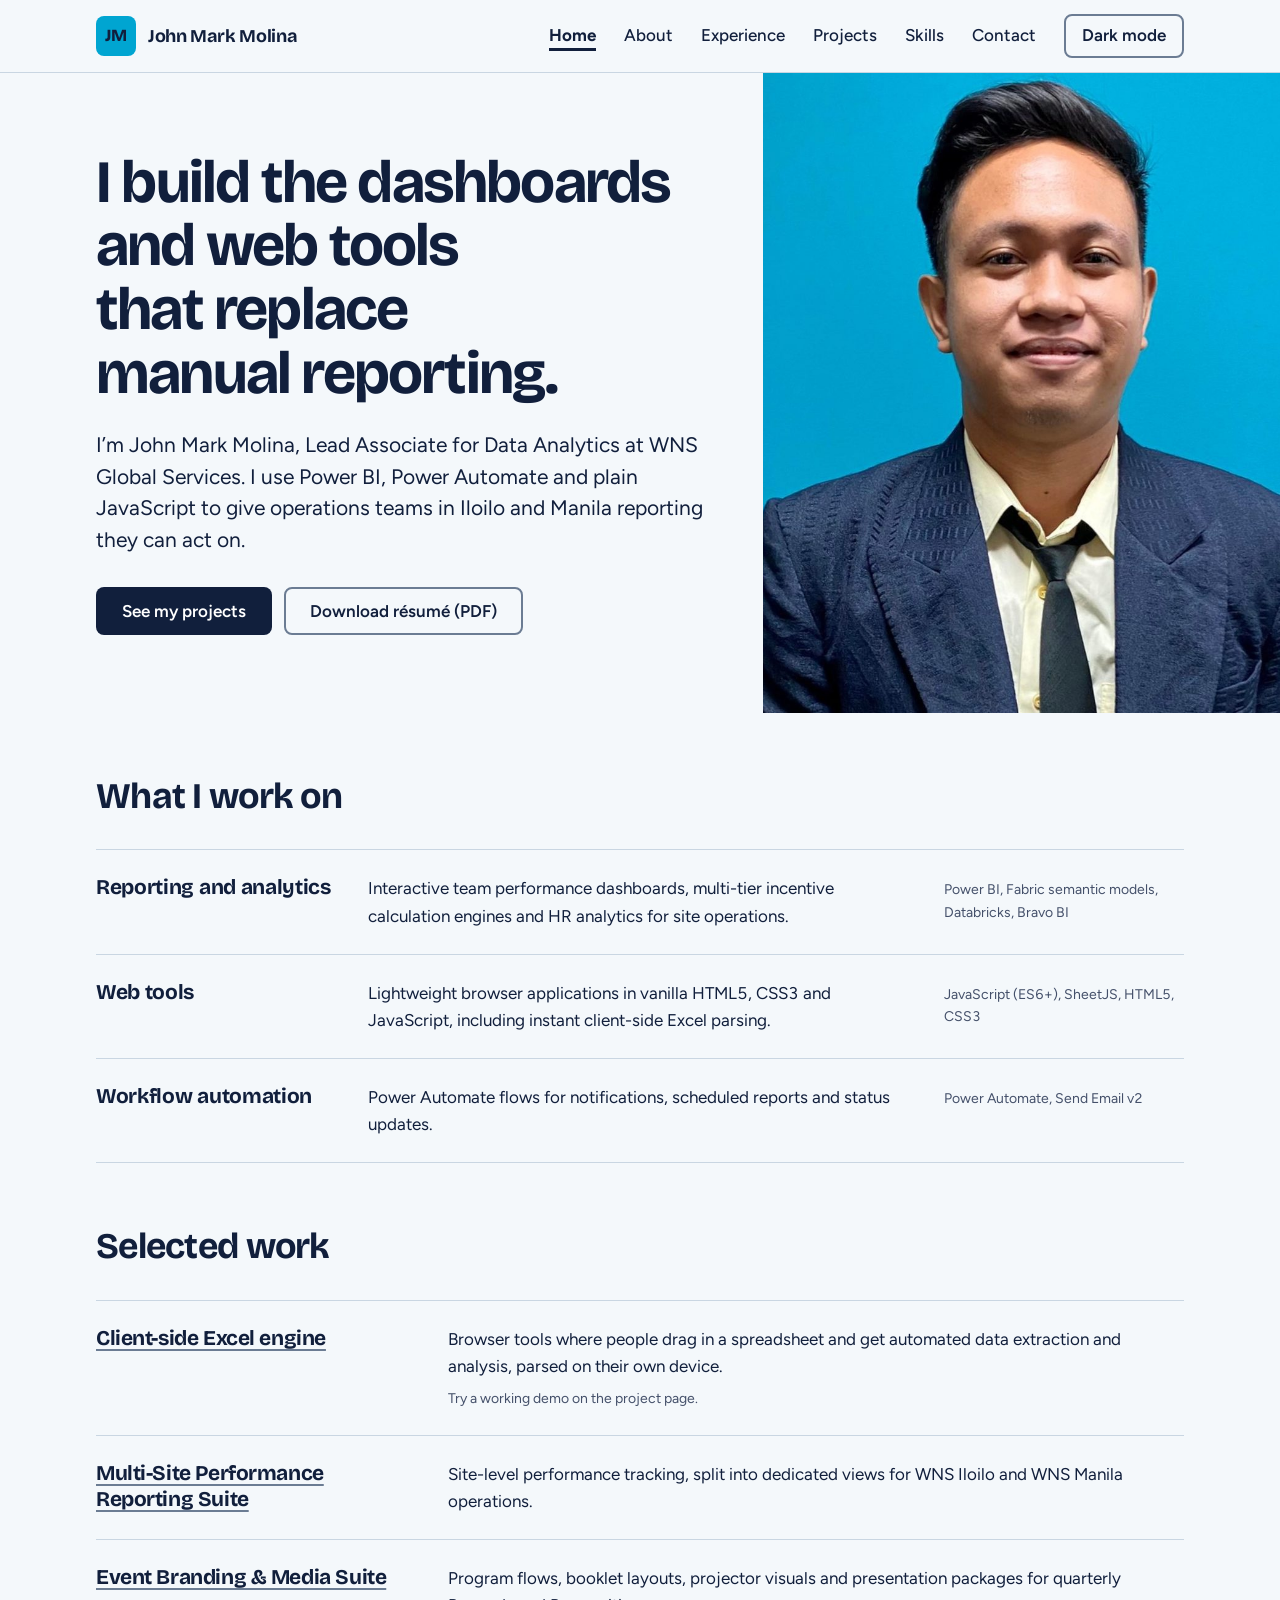
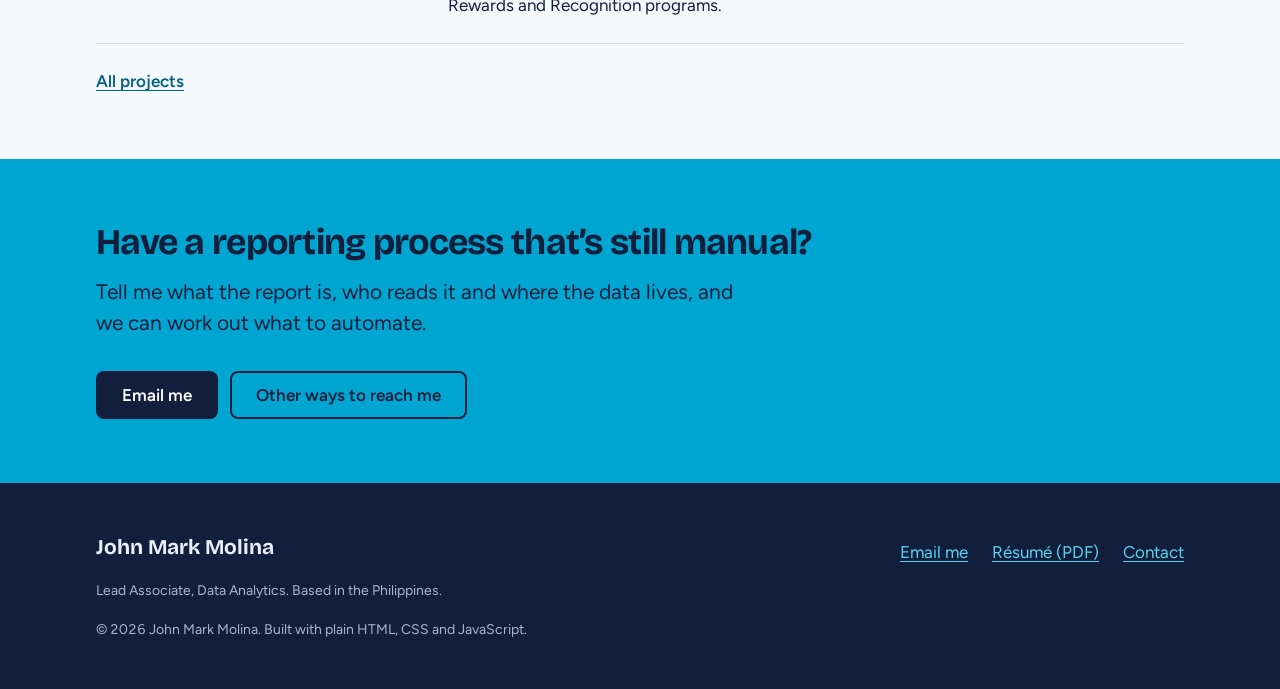
<file: index.html>
<!doctype html>
<html lang="en">
<head>
  <meta charset="utf-8">
  <meta name="viewport" content="width=device-width, initial-scale=1">
  <title>John Mark Molina | Data Analytics and Web Automation</title>
  <meta name="description" content="Lead Associate for Data Analytics at WNS Global Services. Power BI dashboards, Power Automate workflows and custom web tools that replace manual reporting.">
  <meta name="color-scheme" content="light dark">
  <meta name="theme-color" content="#f4f8fb" media="(prefers-color-scheme: light)">
  <meta name="theme-color" content="#0b1324" media="(prefers-color-scheme: dark)">
  <meta property="og:type" content="website">
  <meta property="og:title" content="John Mark Molina | Data Analytics and Web Automation">
  <meta property="og:description" content="Lead Associate for Data Analytics at WNS Global Services. Power BI dashboards, Power Automate workflows and custom web tools that replace manual reporting.">
  <meta name="twitter:card" content="summary_large_image">
  <link rel="icon" href="assets/img/favicon.svg" type="image/svg+xml">
  <link rel="apple-touch-icon" href="assets/img/apple-touch-icon.png">
  <link rel="preconnect" href="https://fonts.googleapis.com">
  <link rel="preconnect" href="https://fonts.gstatic.com" crossorigin>
  <link rel="stylesheet" href="https://fonts.googleapis.com/css2?family=Bricolage+Grotesque:opsz,wght@12..96,500..800&amp;family=Figtree:wght@400..700&amp;display=swap">
  <link rel="stylesheet" href="assets/css/styles.css">
  <script>document.documentElement.classList.add('js');try{var t=localStorage.getItem('jm-theme');if(t==='light'||t==='dark'){document.documentElement.setAttribute('data-theme',t);}}catch(e){}</script>
  <script type="application/ld+json">
  {
    "@context": "https://schema.org",
    "@type": "Person",
    "name": "John Mark Molina",
    "jobTitle": "Lead Associate, Data Analytics",
    "worksFor": { "@type": "Organization", "name": "WNS Global Services" },
    "email": "jm.me6299@gmail.com",
    "knowsAbout": ["Power BI", "Power Automate", "Databricks", "Data analytics", "JavaScript", "HR analytics"]
  }
  </script>
</head>
<body>
  <a class="skip-link" href="#main">Skip to main content</a>

  <header class="site-header" data-nav-open="false">
    <div class="wrap site-header__bar">
      <a class="brand" href="index.html" aria-label="John Mark Molina, home page">
        <span class="brand__mark" aria-hidden="true">JM</span>
        <span>John Mark Molina</span>
      </a>
      <button class="ctl menu-toggle" type="button" aria-expanded="false" aria-controls="site-nav" data-menu-toggle>Menu</button>
      <nav class="site-nav" id="site-nav" aria-label="Main">
        <ul class="nav-list">
          <li><a href="index.html" aria-current="page">Home</a></li>
          <li><a href="about.html">About</a></li>
          <li><a href="experience.html">Experience</a></li>
          <li><a href="projects.html">Projects</a></li>
          <li><a href="skills.html">Skills</a></li>
          <li><a href="contact.html">Contact</a></li>
        </ul>
        <button class="ctl theme-toggle" type="button" data-theme-toggle>Dark mode</button>
      </nav>
    </div>
  </header>

  <main id="main" tabindex="-1">

    <section class="hero" aria-labelledby="hero-title">
      <div class="hero__copy">
        <h1 id="hero-title">I build the dashboards and web tools that replace manual reporting.</h1>
        <p class="lead">I&rsquo;m John Mark Molina, Lead Associate for Data Analytics at WNS Global Services. I use Power BI, Power Automate and plain JavaScript to give operations teams in Iloilo and Manila reporting they can act on.</p>
        <p class="actions">
          <a class="btn btn--primary" href="projects.html">See my projects</a>
          <a class="btn btn--secondary" href="assets/docs/John_Mark_Molina_Resume.pdf" download>Download r&eacute;sum&eacute; (PDF)</a>
        </p>
      </div>
      <div class="hero__portrait">
        <img src="assets/img/john-mark-molina-960.jpg"
             srcset="assets/img/john-mark-molina-480.jpg 480w, assets/img/john-mark-molina-960.jpg 960w"
             sizes="(min-width: 56rem) 40vw, 100vw"
             width="960" height="1039" fetchpriority="high"
             alt="John Mark Molina smiling, wearing a navy blazer, pale shirt and black tie against a bright blue wall.">
      </div>
    </section>

    <section class="section wrap" aria-labelledby="areas-title">
      <div class="section__head">
        <h2 id="areas-title">What I work on</h2>
      </div>
      <dl class="areas">
        <div>
          <dt>Reporting and analytics</dt>
          <dd>Interactive team performance dashboards, multi-tier incentive calculation engines and HR analytics for site operations.</dd>
          <dd class="areas__tools">Power BI, Fabric semantic models, Databricks, Bravo BI</dd>
        </div>
        <div>
          <dt>Web tools</dt>
          <dd>Lightweight browser applications in vanilla HTML5, CSS3 and JavaScript, including instant client-side Excel parsing.</dd>
          <dd class="areas__tools">JavaScript (ES6+), SheetJS, HTML5, CSS3</dd>
        </div>
        <div>
          <dt>Workflow automation</dt>
          <dd>Power Automate flows for notifications, scheduled reports and status updates.</dd>
          <dd class="areas__tools">Power Automate, Send Email v2</dd>
        </div>
      </dl>
    </section>

    <section class="section section--tight-top wrap" aria-labelledby="work-title">
      <div class="section__head">
        <h2 id="work-title">Selected work</h2>
      </div>
      <ul class="work-list">
        <li>
          <h3><a href="projects.html#excel-engine">Client-side Excel engine</a></h3>
          <div>
            <p>Browser tools where people drag in a spreadsheet and get automated data extraction and analysis, parsed on their own device.</p>
            <p class="work-list__meta">Try a working demo on the project page.</p>
          </div>
        </li>
        <li>
          <h3><a href="projects.html#performance-suite">Multi-Site Performance Reporting Suite</a></h3>
          <div>
            <p>Site-level performance tracking, split into dedicated views for WNS Iloilo and WNS Manila operations.</p>
          </div>
        </li>
        <li>
          <h3><a href="projects.html#event-suite">Event Branding &amp; Media Suite</a></h3>
          <div>
            <p>Program flows, booklet layouts, projector visuals and presentation packages for quarterly Rewards and Recognition programs.</p>
          </div>
        </li>
      </ul>
      <p class="more-link"><a href="projects.html">All projects</a></p>
    </section>

    <section class="cta on-brand" aria-labelledby="cta-title">
      <div class="wrap">
        <h2 id="cta-title">Have a reporting process that&rsquo;s still manual?</h2>
        <p class="cta__text">Tell me what the report is, who reads it and where the data lives, and we can work out what to automate.</p>
        <p class="actions">
          <a class="btn btn--primary" href="mailto:jm.me6299@gmail.com?subject=Hello%20John%20Mark">Email me</a>
          <a class="btn btn--secondary" href="contact.html">Other ways to reach me</a>
        </p>
      </div>
    </section>

  </main>

  <footer class="site-footer">
    <div class="wrap site-footer__grid">
      <div>
        <p class="site-footer__name">John Mark Molina</p>
        <p class="site-footer__muted">Lead Associate, Data Analytics. Based in the Philippines.</p>
        <p class="site-footer__muted">&copy; 2026 John Mark Molina. Built with plain HTML, CSS and JavaScript.</p>
      </div>
      <ul class="site-footer__links">
        <li><a href="mailto:jm.me6299@gmail.com?subject=Hello%20John%20Mark">Email me</a></li>
        <li><a href="assets/docs/John_Mark_Molina_Resume.pdf" download>R&eacute;sum&eacute; (PDF)</a></li>
        <li><a href="contact.html">Contact</a></li>
      </ul>
    </div>
  </footer>

  <script src="assets/js/site.js" defer></script>
</body>
</html>
</file>
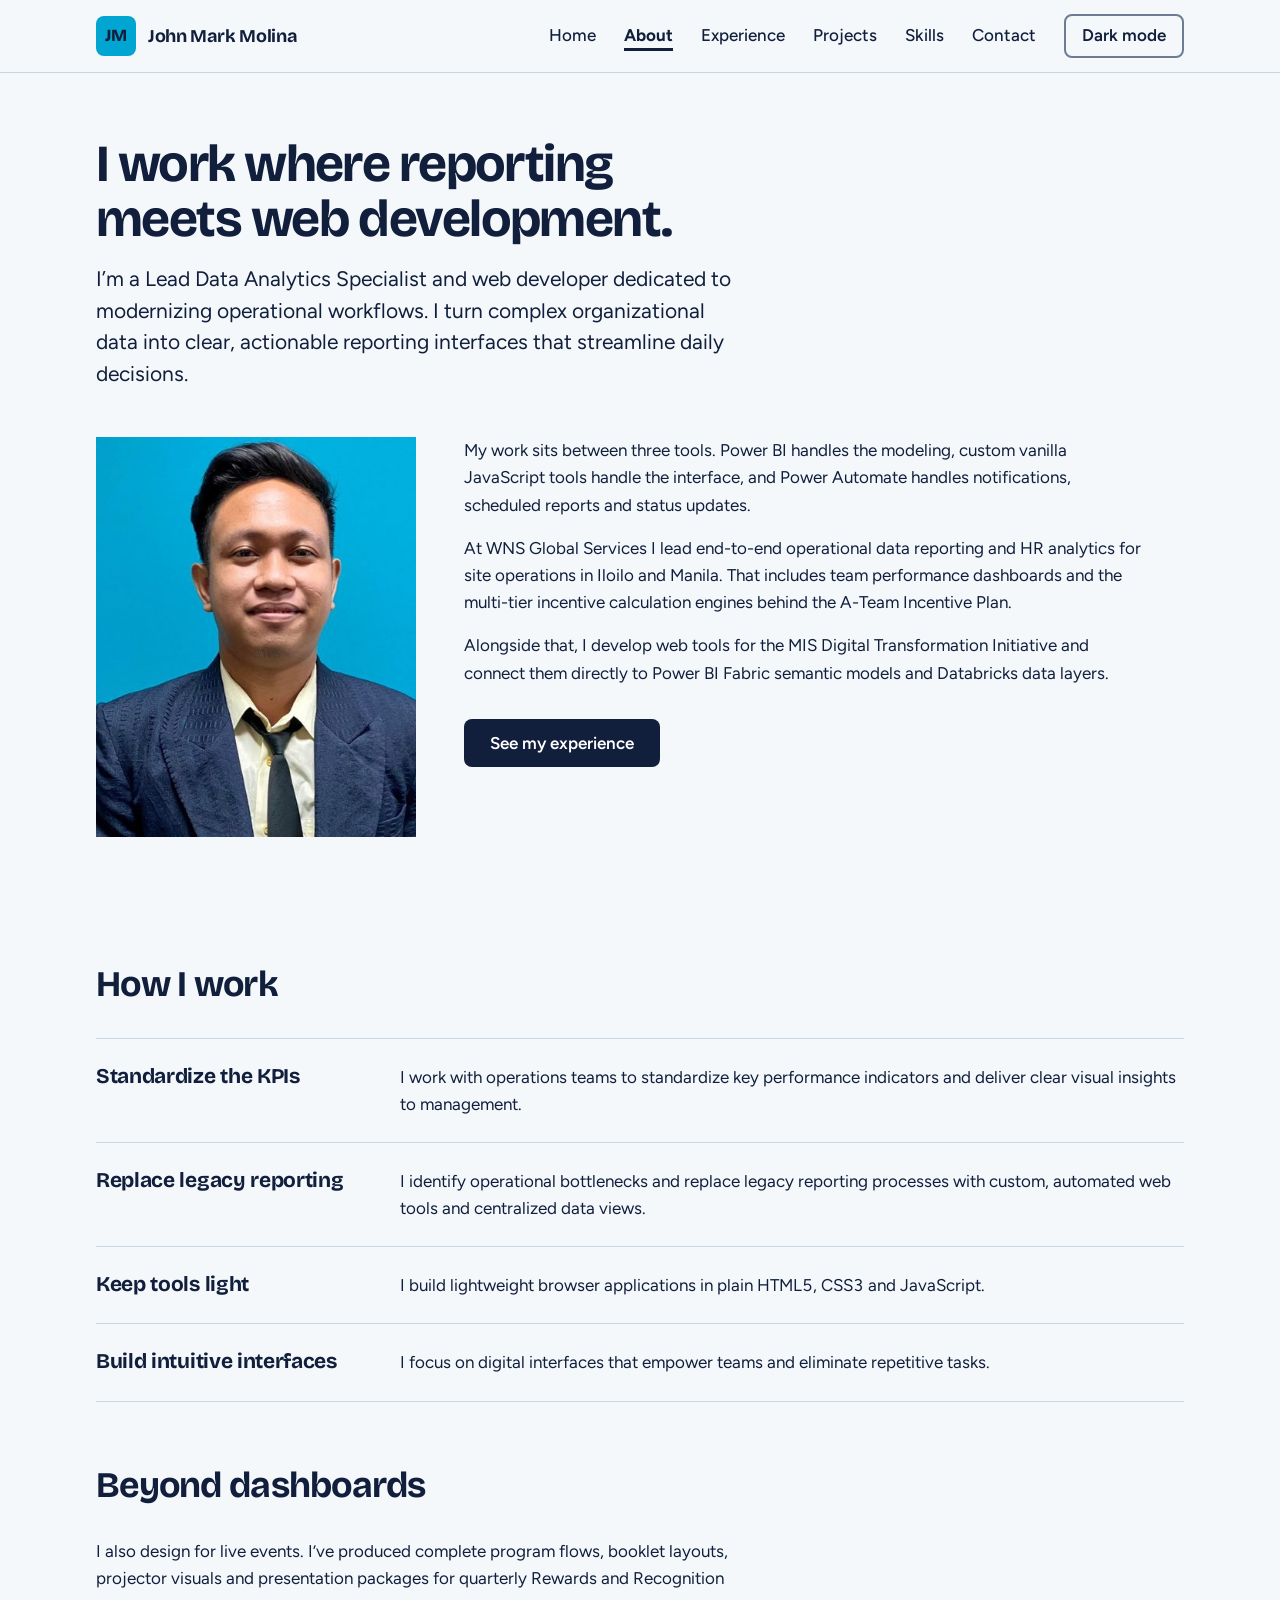
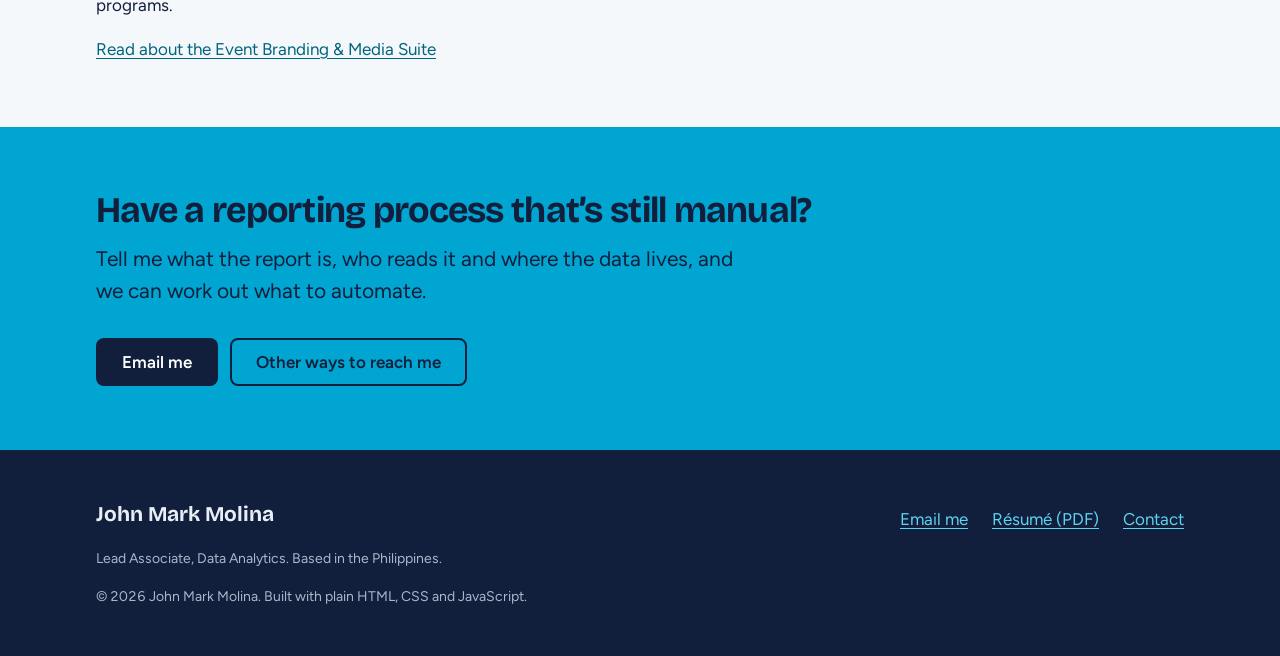
<file: about.html>
<!doctype html>
<html lang="en">
<head>
  <meta charset="utf-8">
  <meta name="viewport" content="width=device-width, initial-scale=1">
  <title>About | John Mark Molina</title>
  <meta name="description" content="John Mark Molina is a Lead Data Analytics Specialist and web developer who modernizes operational workflows with Power BI, Power Automate and vanilla JavaScript.">
  <meta name="color-scheme" content="light dark">
  <meta name="theme-color" content="#f4f8fb" media="(prefers-color-scheme: light)">
  <meta name="theme-color" content="#0b1324" media="(prefers-color-scheme: dark)">
  <meta property="og:type" content="website">
  <meta property="og:title" content="About | John Mark Molina">
  <meta property="og:description" content="John Mark Molina is a Lead Data Analytics Specialist and web developer who modernizes operational workflows with Power BI, Power Automate and vanilla JavaScript.">
  <meta name="twitter:card" content="summary_large_image">
  <link rel="icon" href="assets/img/favicon.svg" type="image/svg+xml">
  <link rel="apple-touch-icon" href="assets/img/apple-touch-icon.png">
  <link rel="preconnect" href="https://fonts.googleapis.com">
  <link rel="preconnect" href="https://fonts.gstatic.com" crossorigin>
  <link rel="stylesheet" href="https://fonts.googleapis.com/css2?family=Bricolage+Grotesque:opsz,wght@12..96,500..800&amp;family=Figtree:wght@400..700&amp;display=swap">
  <link rel="stylesheet" href="assets/css/styles.css">
  <script>document.documentElement.classList.add('js');try{var t=localStorage.getItem('jm-theme');if(t==='light'||t==='dark'){document.documentElement.setAttribute('data-theme',t);}}catch(e){}</script>
</head>
<body>
  <a class="skip-link" href="#main">Skip to main content</a>

  <header class="site-header" data-nav-open="false">
    <div class="wrap site-header__bar">
      <a class="brand" href="index.html" aria-label="John Mark Molina, home page">
        <span class="brand__mark" aria-hidden="true">JM</span>
        <span>John Mark Molina</span>
      </a>
      <button class="ctl menu-toggle" type="button" aria-expanded="false" aria-controls="site-nav" data-menu-toggle>Menu</button>
      <nav class="site-nav" id="site-nav" aria-label="Main">
        <ul class="nav-list">
          <li><a href="index.html">Home</a></li>
          <li><a href="about.html" aria-current="page">About</a></li>
          <li><a href="experience.html">Experience</a></li>
          <li><a href="projects.html">Projects</a></li>
          <li><a href="skills.html">Skills</a></li>
          <li><a href="contact.html">Contact</a></li>
        </ul>
        <button class="ctl theme-toggle" type="button" data-theme-toggle>Dark mode</button>
      </nav>
    </div>
  </header>

  <main id="main" tabindex="-1">

    <header class="page-head wrap">
      <h1>I work where reporting meets web development.</h1>
      <p class="lead">I&rsquo;m a Lead Data Analytics Specialist and web developer dedicated to modernizing operational workflows. I turn complex organizational data into clear, actionable reporting interfaces that streamline daily decisions.</p>
    </header>

    <section class="section section--tight-top wrap about-grid" aria-label="Background">
      <figure class="portrait">
        <img src="assets/img/john-mark-molina-480.jpg"
             srcset="assets/img/john-mark-molina-480.jpg 480w, assets/img/john-mark-molina-960.jpg 960w"
             sizes="(min-width: 48rem) 20rem, 90vw"
             width="480" height="520"
             alt="John Mark Molina smiling, wearing a navy blazer, pale shirt and black tie against a bright blue wall.">
      </figure>
      <div class="prose">
        <p>My work sits between three tools. Power BI handles the modeling, custom vanilla JavaScript tools handle the interface, and Power Automate handles notifications, scheduled reports and status updates.</p>
        <p>At WNS Global Services I lead end-to-end operational data reporting and HR analytics for site operations in Iloilo and Manila. That includes team performance dashboards and the multi-tier incentive calculation engines behind the A-Team Incentive Plan.</p>
        <p>Alongside that, I develop web tools for the MIS Digital Transformation Initiative and connect them directly to Power BI Fabric semantic models and Databricks data layers.</p>
        <p class="actions"><a class="btn btn--primary" href="experience.html">See my experience</a></p>
      </div>
    </section>

    <section class="section wrap" aria-labelledby="how-title">
      <div class="section__head">
        <h2 id="how-title">How I work</h2>
      </div>
      <dl class="principles">
        <div>
          <dt>Standardize the KPIs</dt>
          <dd>I work with operations teams to standardize key performance indicators and deliver clear visual insights to management.</dd>
        </div>
        <div>
          <dt>Replace legacy reporting</dt>
          <dd>I identify operational bottlenecks and replace legacy reporting processes with custom, automated web tools and centralized data views.</dd>
        </div>
        <div>
          <dt>Keep tools light</dt>
          <dd>I build lightweight browser applications in plain HTML5, CSS3 and JavaScript.</dd>
        </div>
        <div>
          <dt>Build intuitive interfaces</dt>
          <dd>I focus on digital interfaces that empower teams and eliminate repetitive tasks.</dd>
        </div>
      </dl>
    </section>

    <section class="section section--tight-top wrap" aria-labelledby="beyond-title">
      <div class="section__head">
        <h2 id="beyond-title">Beyond dashboards</h2>
      </div>
      <div class="prose">
        <p>I also design for live events. I&rsquo;ve produced complete program flows, booklet layouts, projector visuals and presentation packages for quarterly Rewards and Recognition programs.</p>
        <p><a href="projects.html#event-suite">Read about the Event Branding &amp; Media Suite</a></p>
      </div>
    </section>

    <section class="cta on-brand" aria-labelledby="cta-title">
      <div class="wrap">
        <h2 id="cta-title">Have a reporting process that&rsquo;s still manual?</h2>
        <p class="cta__text">Tell me what the report is, who reads it and where the data lives, and we can work out what to automate.</p>
        <p class="actions">
          <a class="btn btn--primary" href="mailto:jm.me6299@gmail.com?subject=Hello%20John%20Mark">Email me</a>
          <a class="btn btn--secondary" href="contact.html">Other ways to reach me</a>
        </p>
      </div>
    </section>

  </main>

  <footer class="site-footer">
    <div class="wrap site-footer__grid">
      <div>
        <p class="site-footer__name">John Mark Molina</p>
        <p class="site-footer__muted">Lead Associate, Data Analytics. Based in the Philippines.</p>
        <p class="site-footer__muted">&copy; 2026 John Mark Molina. Built with plain HTML, CSS and JavaScript.</p>
      </div>
      <ul class="site-footer__links">
        <li><a href="mailto:jm.me6299@gmail.com?subject=Hello%20John%20Mark">Email me</a></li>
        <li><a href="assets/docs/John_Mark_Molina_Resume.pdf" download>R&eacute;sum&eacute; (PDF)</a></li>
        <li><a href="contact.html">Contact</a></li>
      </ul>
    </div>
  </footer>

  <script src="assets/js/site.js" defer></script>
</body>
</html>
</file>
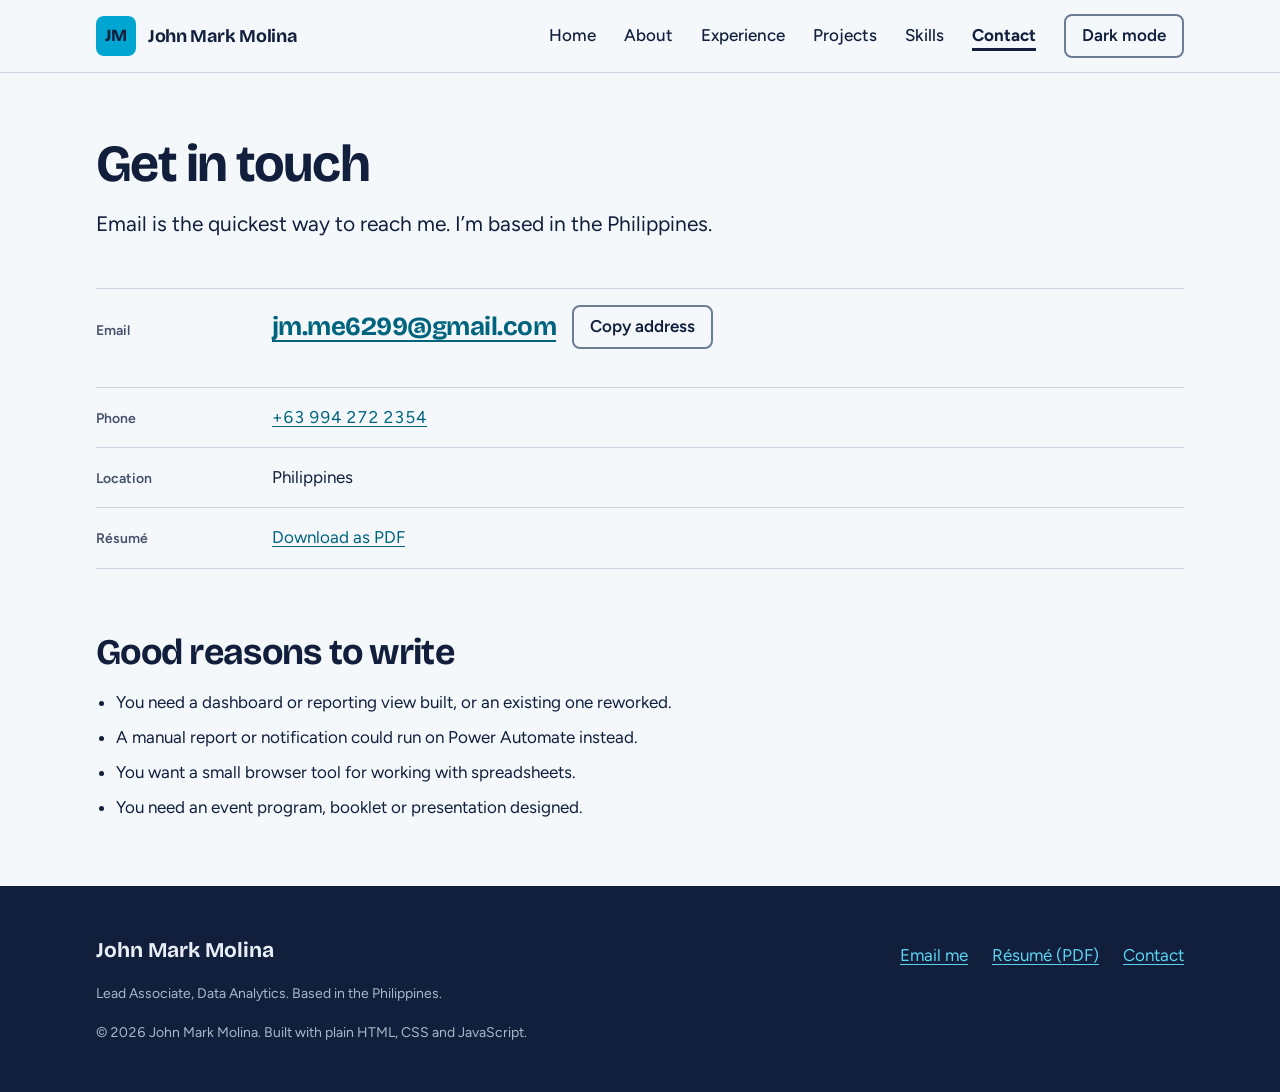
<file: contact.html>
<!doctype html>
<html lang="en">
<head>
  <meta charset="utf-8">
  <meta name="viewport" content="width=device-width, initial-scale=1">
  <title>Contact | John Mark Molina</title>
  <meta name="description" content="Contact John Mark Molina by email or phone about dashboards, reporting automation, browser tools or event design.">
  <meta name="color-scheme" content="light dark">
  <meta name="theme-color" content="#f4f8fb" media="(prefers-color-scheme: light)">
  <meta name="theme-color" content="#0b1324" media="(prefers-color-scheme: dark)">
  <meta property="og:type" content="website">
  <meta property="og:title" content="Contact | John Mark Molina">
  <meta property="og:description" content="Contact John Mark Molina by email or phone about dashboards, reporting automation, browser tools or event design.">
  <meta name="twitter:card" content="summary_large_image">
  <link rel="icon" href="assets/img/favicon.svg" type="image/svg+xml">
  <link rel="apple-touch-icon" href="assets/img/apple-touch-icon.png">
  <link rel="preconnect" href="https://fonts.googleapis.com">
  <link rel="preconnect" href="https://fonts.gstatic.com" crossorigin>
  <link rel="stylesheet" href="https://fonts.googleapis.com/css2?family=Bricolage+Grotesque:opsz,wght@12..96,500..800&amp;family=Figtree:wght@400..700&amp;display=swap">
  <link rel="stylesheet" href="assets/css/styles.css">
  <script>document.documentElement.classList.add('js');try{var t=localStorage.getItem('jm-theme');if(t==='light'||t==='dark'){document.documentElement.setAttribute('data-theme',t);}}catch(e){}</script>
</head>
<body>
  <a class="skip-link" href="#main">Skip to main content</a>

  <header class="site-header" data-nav-open="false">
    <div class="wrap site-header__bar">
      <a class="brand" href="index.html" aria-label="John Mark Molina, home page">
        <span class="brand__mark" aria-hidden="true">JM</span>
        <span>John Mark Molina</span>
      </a>
      <button class="ctl menu-toggle" type="button" aria-expanded="false" aria-controls="site-nav" data-menu-toggle>Menu</button>
      <nav class="site-nav" id="site-nav" aria-label="Main">
        <ul class="nav-list">
          <li><a href="index.html">Home</a></li>
          <li><a href="about.html">About</a></li>
          <li><a href="experience.html">Experience</a></li>
          <li><a href="projects.html">Projects</a></li>
          <li><a href="skills.html">Skills</a></li>
          <li><a href="contact.html" aria-current="page">Contact</a></li>
        </ul>
        <button class="ctl theme-toggle" type="button" data-theme-toggle>Dark mode</button>
      </nav>
    </div>
  </header>

  <main id="main" tabindex="-1">

    <header class="page-head wrap">
      <h1>Get in touch</h1>
      <p class="lead">Email is the quickest way to reach me. I&rsquo;m based in the Philippines.</p>
    </header>

    <section class="section section--tight-top wrap" aria-label="Contact details">
      <dl class="contact-list">
        <div>
          <dt>Email</dt>
          <dd>
            <div class="contact-row">
              <a class="contact-list__big" href="mailto:jm.me6299@gmail.com?subject=Hello%20John%20Mark">jm.me6299@gmail.com</a>
              <button class="btn btn--secondary btn--small copy-button" type="button" data-copy="jm.me6299@gmail.com">Copy address</button>
            </div>
            <p class="copy-status" id="copy-status" role="status"></p>
          </dd>
        </div>
        <div>
          <dt>Phone</dt>
          <dd><a href="tel:+639942722354">+63 994 272 2354</a></dd>
        </div>
        <div>
          <dt>Location</dt>
          <dd>Philippines</dd>
        </div>
        <div>
          <dt>R&eacute;sum&eacute;</dt>
          <dd><a href="assets/docs/John_Mark_Molina_Resume.pdf" download>Download as PDF</a></dd>
        </div>
      </dl>
    </section>

    <section class="section section--tight-top wrap" aria-labelledby="reasons-title">
      <h2 id="reasons-title">Good reasons to write</h2>
      <ul class="reasons">
        <li>You need a dashboard or reporting view built, or an existing one reworked.</li>
        <li>A manual report or notification could run on Power Automate instead.</li>
        <li>You want a small browser tool for working with spreadsheets.</li>
        <li>You need an event program, booklet or presentation designed.</li>
      </ul>
    </section>

  </main>

  <footer class="site-footer">
    <div class="wrap site-footer__grid">
      <div>
        <p class="site-footer__name">John Mark Molina</p>
        <p class="site-footer__muted">Lead Associate, Data Analytics. Based in the Philippines.</p>
        <p class="site-footer__muted">&copy; 2026 John Mark Molina. Built with plain HTML, CSS and JavaScript.</p>
      </div>
      <ul class="site-footer__links">
        <li><a href="mailto:jm.me6299@gmail.com?subject=Hello%20John%20Mark">Email me</a></li>
        <li><a href="assets/docs/John_Mark_Molina_Resume.pdf" download>R&eacute;sum&eacute; (PDF)</a></li>
        <li><a href="contact.html">Contact</a></li>
      </ul>
    </div>
  </footer>

  <script src="assets/js/site.js" defer></script>
</body>
</html>
</file>
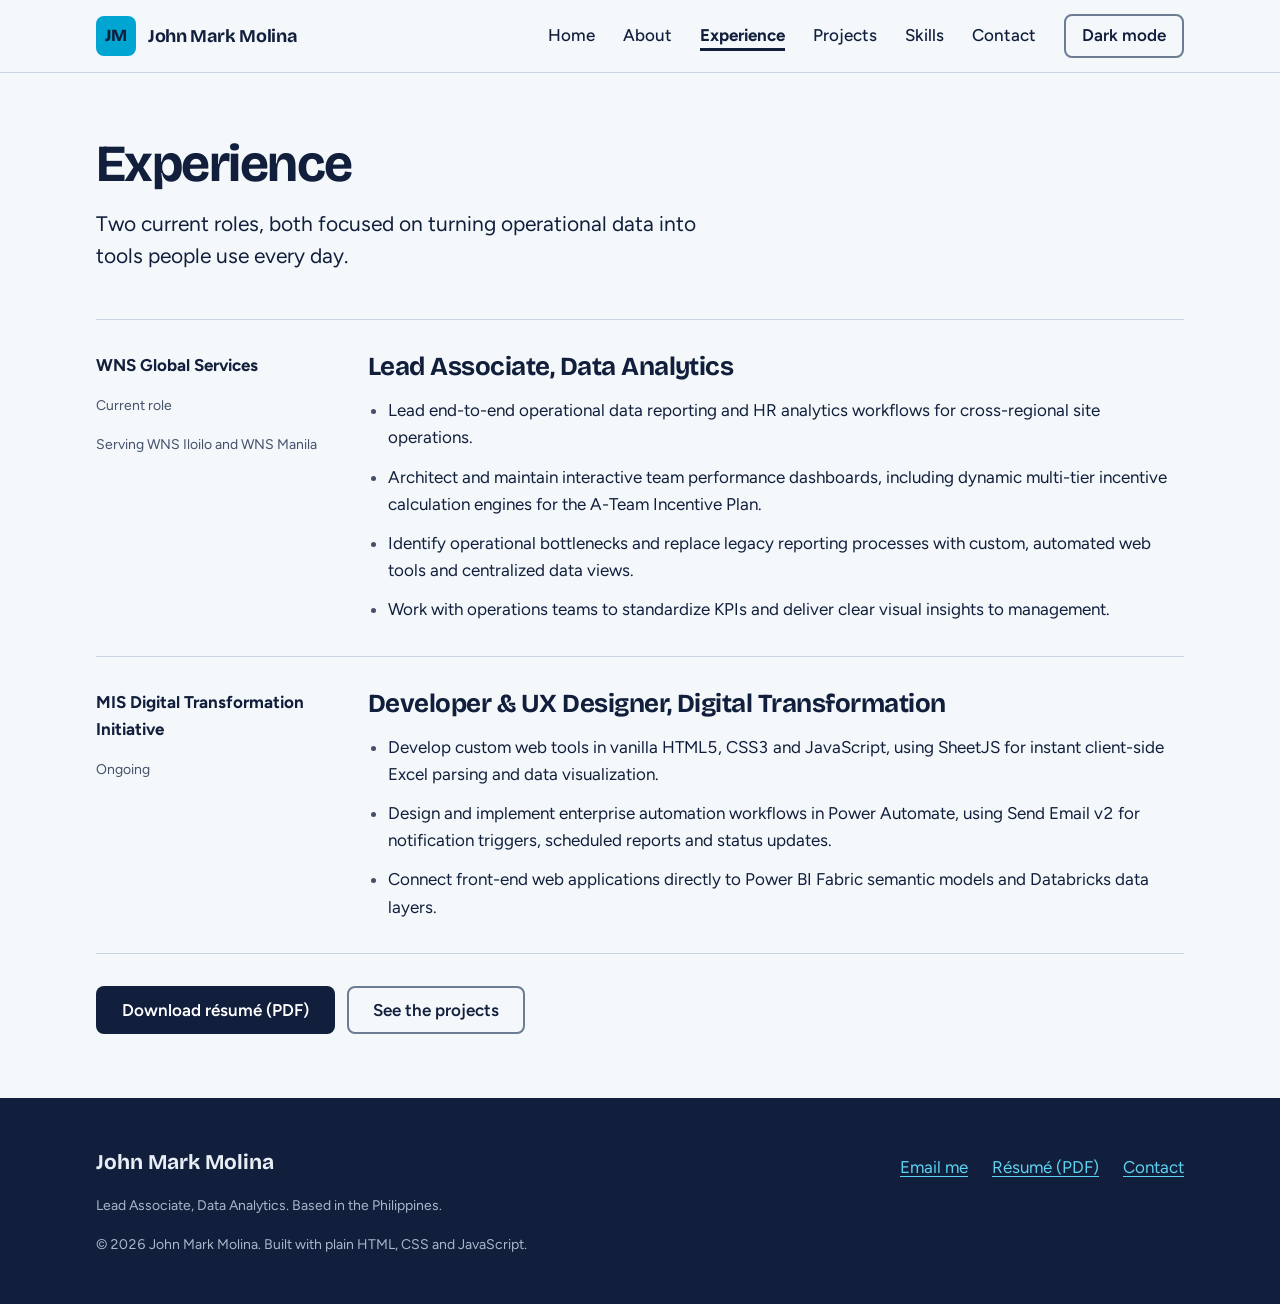
<file: experience.html>
<!doctype html>
<html lang="en">
<head>
  <meta charset="utf-8">
  <meta name="viewport" content="width=device-width, initial-scale=1">
  <title>Experience | John Mark Molina</title>
  <meta name="description" content="Lead Associate in Data Analytics at WNS Global Services and Developer and UX Designer on the MIS Digital Transformation Initiative.">
  <meta name="color-scheme" content="light dark">
  <meta name="theme-color" content="#f4f8fb" media="(prefers-color-scheme: light)">
  <meta name="theme-color" content="#0b1324" media="(prefers-color-scheme: dark)">
  <meta property="og:type" content="website">
  <meta property="og:title" content="Experience | John Mark Molina">
  <meta property="og:description" content="Lead Associate in Data Analytics at WNS Global Services and Developer and UX Designer on the MIS Digital Transformation Initiative.">
  <meta name="twitter:card" content="summary_large_image">
  <link rel="icon" href="assets/img/favicon.svg" type="image/svg+xml">
  <link rel="apple-touch-icon" href="assets/img/apple-touch-icon.png">
  <link rel="preconnect" href="https://fonts.googleapis.com">
  <link rel="preconnect" href="https://fonts.gstatic.com" crossorigin>
  <link rel="stylesheet" href="https://fonts.googleapis.com/css2?family=Bricolage+Grotesque:opsz,wght@12..96,500..800&amp;family=Figtree:wght@400..700&amp;display=swap">
  <link rel="stylesheet" href="assets/css/styles.css">
  <script>document.documentElement.classList.add('js');try{var t=localStorage.getItem('jm-theme');if(t==='light'||t==='dark'){document.documentElement.setAttribute('data-theme',t);}}catch(e){}</script>
</head>
<body>
  <a class="skip-link" href="#main">Skip to main content</a>

  <header class="site-header" data-nav-open="false">
    <div class="wrap site-header__bar">
      <a class="brand" href="index.html" aria-label="John Mark Molina, home page">
        <span class="brand__mark" aria-hidden="true">JM</span>
        <span>John Mark Molina</span>
      </a>
      <button class="ctl menu-toggle" type="button" aria-expanded="false" aria-controls="site-nav" data-menu-toggle>Menu</button>
      <nav class="site-nav" id="site-nav" aria-label="Main">
        <ul class="nav-list">
          <li><a href="index.html">Home</a></li>
          <li><a href="about.html">About</a></li>
          <li><a href="experience.html" aria-current="page">Experience</a></li>
          <li><a href="projects.html">Projects</a></li>
          <li><a href="skills.html">Skills</a></li>
          <li><a href="contact.html">Contact</a></li>
        </ul>
        <button class="ctl theme-toggle" type="button" data-theme-toggle>Dark mode</button>
      </nav>
    </div>
  </header>

  <main id="main" tabindex="-1">

    <header class="page-head wrap">
      <h1>Experience</h1>
      <p class="lead">Two current roles, both focused on turning operational data into tools people use every day.</p>
    </header>

    <section class="section section--tight-top wrap" aria-label="Roles">
      <article class="role">
        <div class="role__meta">
          <p class="role__org">WNS Global Services</p>
          <p class="role__status">Current role</p>
          <p class="role__sites">Serving WNS Iloilo and WNS Manila</p>
        </div>
        <div class="role__body">
          <h2>Lead Associate, Data Analytics</h2>
          <ul>
            <li>Lead end-to-end operational data reporting and HR analytics workflows for cross-regional site operations.</li>
            <li>Architect and maintain interactive team performance dashboards, including dynamic multi-tier incentive calculation engines for the A-Team Incentive Plan.</li>
            <li>Identify operational bottlenecks and replace legacy reporting processes with custom, automated web tools and centralized data views.</li>
            <li>Work with operations teams to standardize KPIs and deliver clear visual insights to management.</li>
          </ul>
        </div>
      </article>

      <article class="role">
        <div class="role__meta">
          <p class="role__org">MIS Digital Transformation Initiative</p>
          <p class="role__status">Ongoing</p>
        </div>
        <div class="role__body">
          <h2>Developer &amp; UX Designer, Digital Transformation</h2>
          <ul>
            <li>Develop custom web tools in vanilla HTML5, CSS3 and JavaScript, using SheetJS for instant client-side Excel parsing and data visualization.</li>
            <li>Design and implement enterprise automation workflows in Power Automate, using Send Email v2 for notification triggers, scheduled reports and status updates.</li>
            <li>Connect front-end web applications directly to Power BI Fabric semantic models and Databricks data layers.</li>
          </ul>
        </div>
      </article>

      <p class="actions">
        <a class="btn btn--primary" href="assets/docs/John_Mark_Molina_Resume.pdf" download>Download r&eacute;sum&eacute; (PDF)</a>
        <a class="btn btn--secondary" href="projects.html">See the projects</a>
      </p>
    </section>

  </main>

  <footer class="site-footer">
    <div class="wrap site-footer__grid">
      <div>
        <p class="site-footer__name">John Mark Molina</p>
        <p class="site-footer__muted">Lead Associate, Data Analytics. Based in the Philippines.</p>
        <p class="site-footer__muted">&copy; 2026 John Mark Molina. Built with plain HTML, CSS and JavaScript.</p>
      </div>
      <ul class="site-footer__links">
        <li><a href="mailto:jm.me6299@gmail.com?subject=Hello%20John%20Mark">Email me</a></li>
        <li><a href="assets/docs/John_Mark_Molina_Resume.pdf" download>R&eacute;sum&eacute; (PDF)</a></li>
        <li><a href="contact.html">Contact</a></li>
      </ul>
    </div>
  </footer>

  <script src="assets/js/site.js" defer></script>
</body>
</html>
</file>
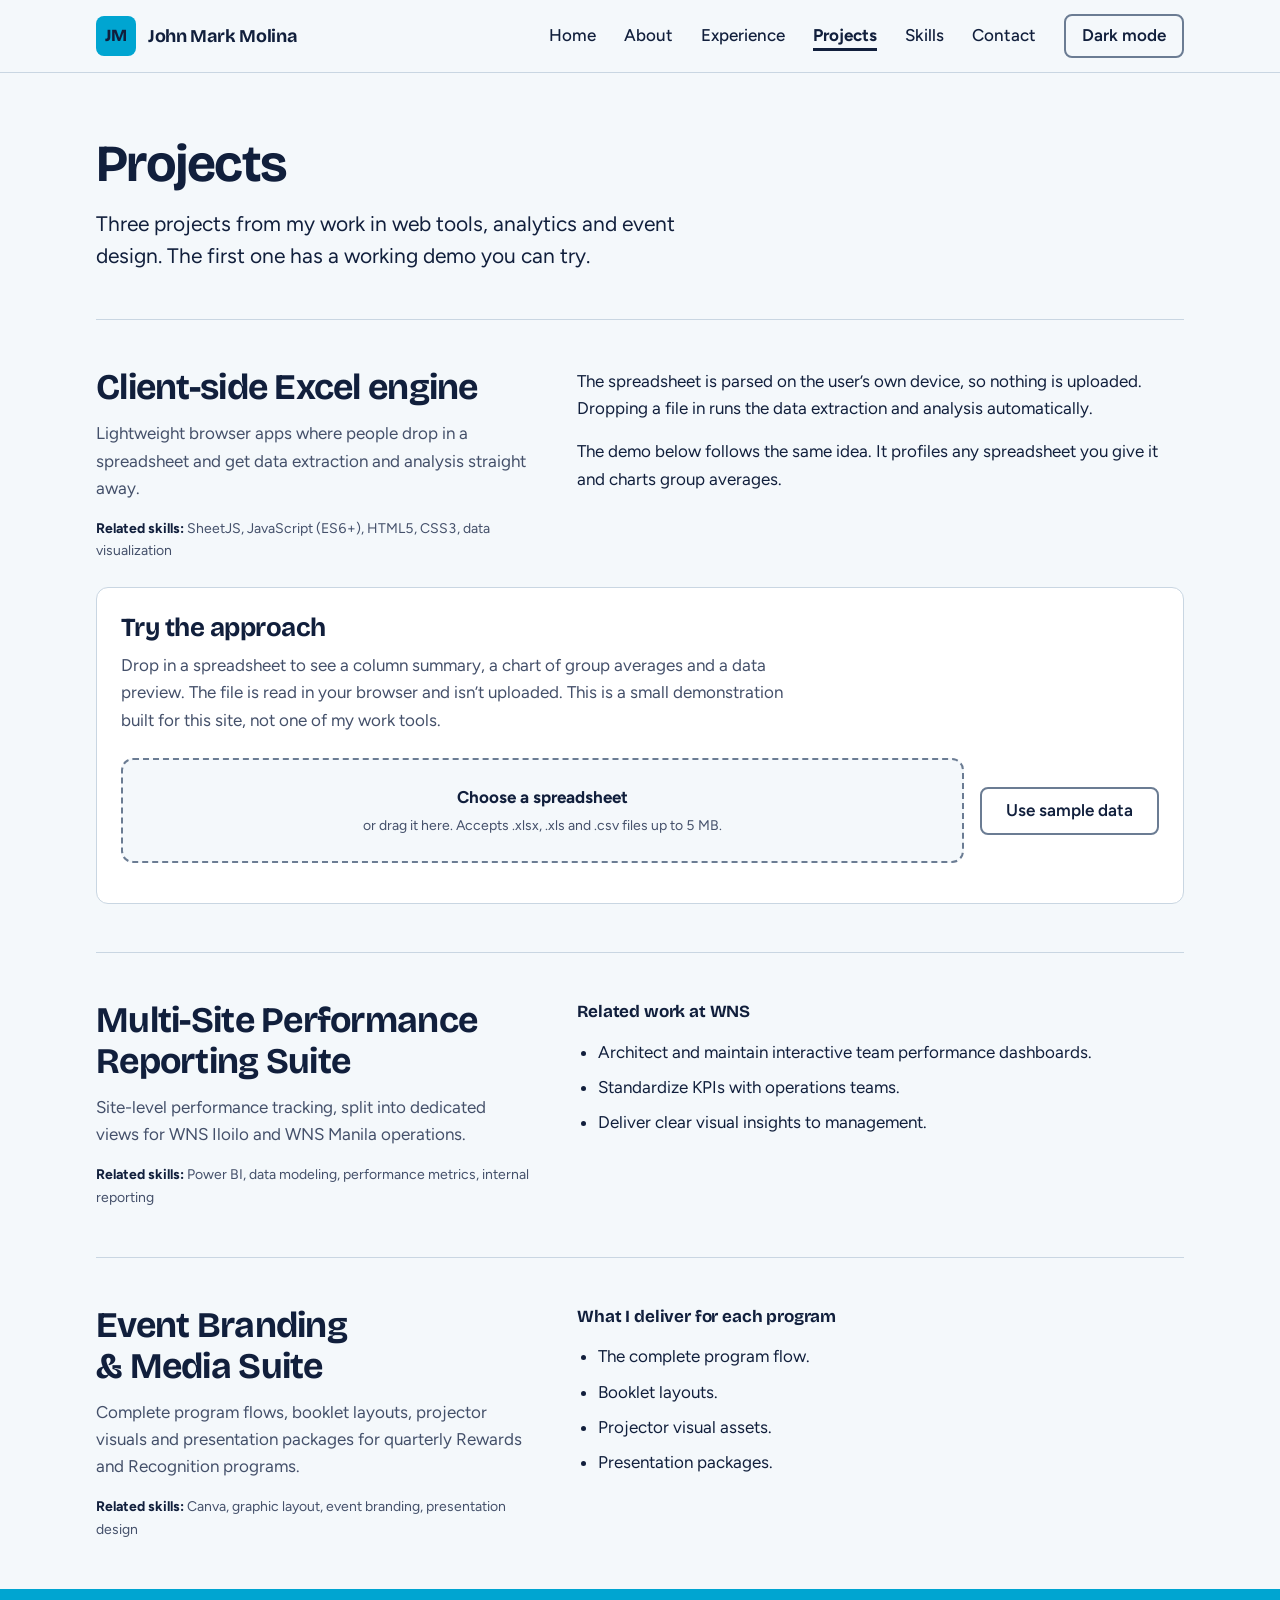
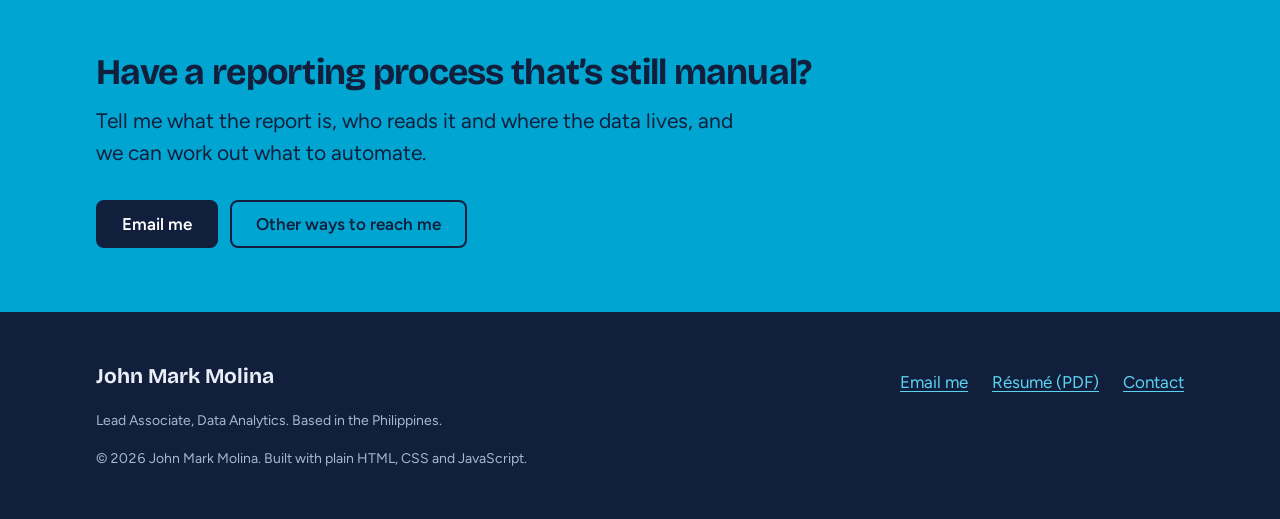
<file: projects.html>
<!doctype html>
<html lang="en">
<head>
  <meta charset="utf-8">
  <meta name="viewport" content="width=device-width, initial-scale=1">
  <title>Projects | John Mark Molina</title>
  <meta name="description" content="Projects by John Mark Molina: a client-side Excel engine with a working demo, a multi-site performance reporting suite and an event branding and media suite.">
  <meta name="color-scheme" content="light dark">
  <meta name="theme-color" content="#f4f8fb" media="(prefers-color-scheme: light)">
  <meta name="theme-color" content="#0b1324" media="(prefers-color-scheme: dark)">
  <meta property="og:type" content="website">
  <meta property="og:title" content="Projects | John Mark Molina">
  <meta property="og:description" content="Projects by John Mark Molina: a client-side Excel engine with a working demo, a multi-site performance reporting suite and an event branding and media suite.">
  <meta name="twitter:card" content="summary_large_image">
  <link rel="icon" href="assets/img/favicon.svg" type="image/svg+xml">
  <link rel="apple-touch-icon" href="assets/img/apple-touch-icon.png">
  <link rel="preconnect" href="https://fonts.googleapis.com">
  <link rel="preconnect" href="https://fonts.gstatic.com" crossorigin>
  <link rel="stylesheet" href="https://fonts.googleapis.com/css2?family=Bricolage+Grotesque:opsz,wght@12..96,500..800&amp;family=Figtree:wght@400..700&amp;display=swap">
  <link rel="stylesheet" href="assets/css/styles.css">
  <script>document.documentElement.classList.add('js');try{var t=localStorage.getItem('jm-theme');if(t==='light'||t==='dark'){document.documentElement.setAttribute('data-theme',t);}}catch(e){}</script>
</head>
<body>
  <a class="skip-link" href="#main">Skip to main content</a>

  <header class="site-header" data-nav-open="false">
    <div class="wrap site-header__bar">
      <a class="brand" href="index.html" aria-label="John Mark Molina, home page">
        <span class="brand__mark" aria-hidden="true">JM</span>
        <span>John Mark Molina</span>
      </a>
      <button class="ctl menu-toggle" type="button" aria-expanded="false" aria-controls="site-nav" data-menu-toggle>Menu</button>
      <nav class="site-nav" id="site-nav" aria-label="Main">
        <ul class="nav-list">
          <li><a href="index.html">Home</a></li>
          <li><a href="about.html">About</a></li>
          <li><a href="experience.html">Experience</a></li>
          <li><a href="projects.html" aria-current="page">Projects</a></li>
          <li><a href="skills.html">Skills</a></li>
          <li><a href="contact.html">Contact</a></li>
        </ul>
        <button class="ctl theme-toggle" type="button" data-theme-toggle>Dark mode</button>
      </nav>
    </div>
  </header>

  <main id="main" tabindex="-1">

    <header class="page-head wrap">
      <h1>Projects</h1>
      <p class="lead">Three projects from my work in web tools, analytics and event design. The first one has a working demo you can try.</p>
    </header>

    <div class="wrap">
      <article class="project" id="excel-engine" aria-labelledby="excel-title">
        <div>
          <h2 id="excel-title">Client-side Excel engine</h2>
          <p class="project__summary">Lightweight browser apps where people drop in a spreadsheet and get data extraction and analysis straight away.</p>
          <p class="project__skills"><strong>Related skills:</strong> SheetJS, JavaScript (ES6+), HTML5, CSS3, data visualization</p>
        </div>
        <div class="project__body">
          <p>The spreadsheet is parsed on the user&rsquo;s own device, so nothing is uploaded. Dropping a file in runs the data extraction and analysis automatically.</p>
          <p>The demo below follows the same idea. It profiles any spreadsheet you give it and charts group averages.</p>
        </div>

        <section class="demo project__wide" aria-labelledby="demo-title">
          <h3 id="demo-title">Try the approach</h3>
          <p class="demo__intro">Drop in a spreadsheet to see a column summary, a chart of group averages and a data preview. The file is read in your browser and isn&rsquo;t uploaded. This is a small demonstration built for this site, not one of my work tools.</p>
          <div class="demo__controls">
            <div class="dropzone" id="demo-dropzone">
              <input class="dropzone__input visually-hidden" type="file" id="demo-file" accept=".csv,.xlsx,.xls">
              <label class="dropzone__label" for="demo-file">
                <span class="dropzone__title">Choose a spreadsheet</span>
                <span class="dropzone__hint">or drag it here. Accepts .xlsx, .xls and .csv files up to 5 MB.</span>
              </label>
            </div>
            <button class="btn btn--secondary demo__sample" type="button" id="demo-sample">Use sample data</button>
          </div>
          <div class="demo__messages">
            <p class="demo__status" id="demo-status" role="status"></p>
            <p class="demo__error" id="demo-error" role="alert"></p>
          </div>
          <div class="demo__results" id="demo-results" hidden></div>
          <noscript><p class="demo__intro">The demo needs JavaScript. Everything else on this site works without it.</p></noscript>
        </section>
      </article>

      <article class="project" id="performance-suite" aria-labelledby="suite-title">
        <div>
          <h2 id="suite-title">Multi-Site Performance Reporting Suite</h2>
          <p class="project__summary">Site-level performance tracking, split into dedicated views for WNS Iloilo and WNS Manila operations.</p>
          <p class="project__skills"><strong>Related skills:</strong> Power BI, data modeling, performance metrics, internal reporting</p>
        </div>
        <div class="project__body">
          <h3 class="project__label">Related work at WNS</h3>
          <ul>
            <li>Architect and maintain interactive team performance dashboards.</li>
            <li>Standardize KPIs with operations teams.</li>
            <li>Deliver clear visual insights to management.</li>
          </ul>
        </div>
      </article>

      <article class="project" id="event-suite" aria-labelledby="event-title">
        <div>
          <h2 id="event-title">Event Branding &amp; Media Suite</h2>
          <p class="project__summary">Complete program flows, booklet layouts, projector visuals and presentation packages for quarterly Rewards and Recognition programs.</p>
          <p class="project__skills"><strong>Related skills:</strong> Canva, graphic layout, event branding, presentation design</p>
        </div>
        <div class="project__body">
          <h3 class="project__label">What I deliver for each program</h3>
          <ul>
            <li>The complete program flow.</li>
            <li>Booklet layouts.</li>
            <li>Projector visual assets.</li>
            <li>Presentation packages.</li>
          </ul>
        </div>
      </article>
    </div>

    <section class="cta on-brand" aria-labelledby="cta-title">
      <div class="wrap">
        <h2 id="cta-title">Have a reporting process that&rsquo;s still manual?</h2>
        <p class="cta__text">Tell me what the report is, who reads it and where the data lives, and we can work out what to automate.</p>
        <p class="actions">
          <a class="btn btn--primary" href="mailto:jm.me6299@gmail.com?subject=Hello%20John%20Mark">Email me</a>
          <a class="btn btn--secondary" href="contact.html">Other ways to reach me</a>
        </p>
      </div>
    </section>
  </main>

  <footer class="site-footer">
    <div class="wrap site-footer__grid">
      <div>
        <p class="site-footer__name">John Mark Molina</p>
        <p class="site-footer__muted">Lead Associate, Data Analytics. Based in the Philippines.</p>
        <p class="site-footer__muted">&copy; 2026 John Mark Molina. Built with plain HTML, CSS and JavaScript.</p>
      </div>
      <ul class="site-footer__links">
        <li><a href="mailto:jm.me6299@gmail.com?subject=Hello%20John%20Mark">Email me</a></li>
        <li><a href="assets/docs/John_Mark_Molina_Resume.pdf" download>R&eacute;sum&eacute; (PDF)</a></li>
        <li><a href="contact.html">Contact</a></li>
      </ul>
    </div>
  </footer>

  <script src="assets/js/site.js" defer></script>
  <script src="assets/js/excel-demo.js" defer></script>
</body>
</html>
</file>
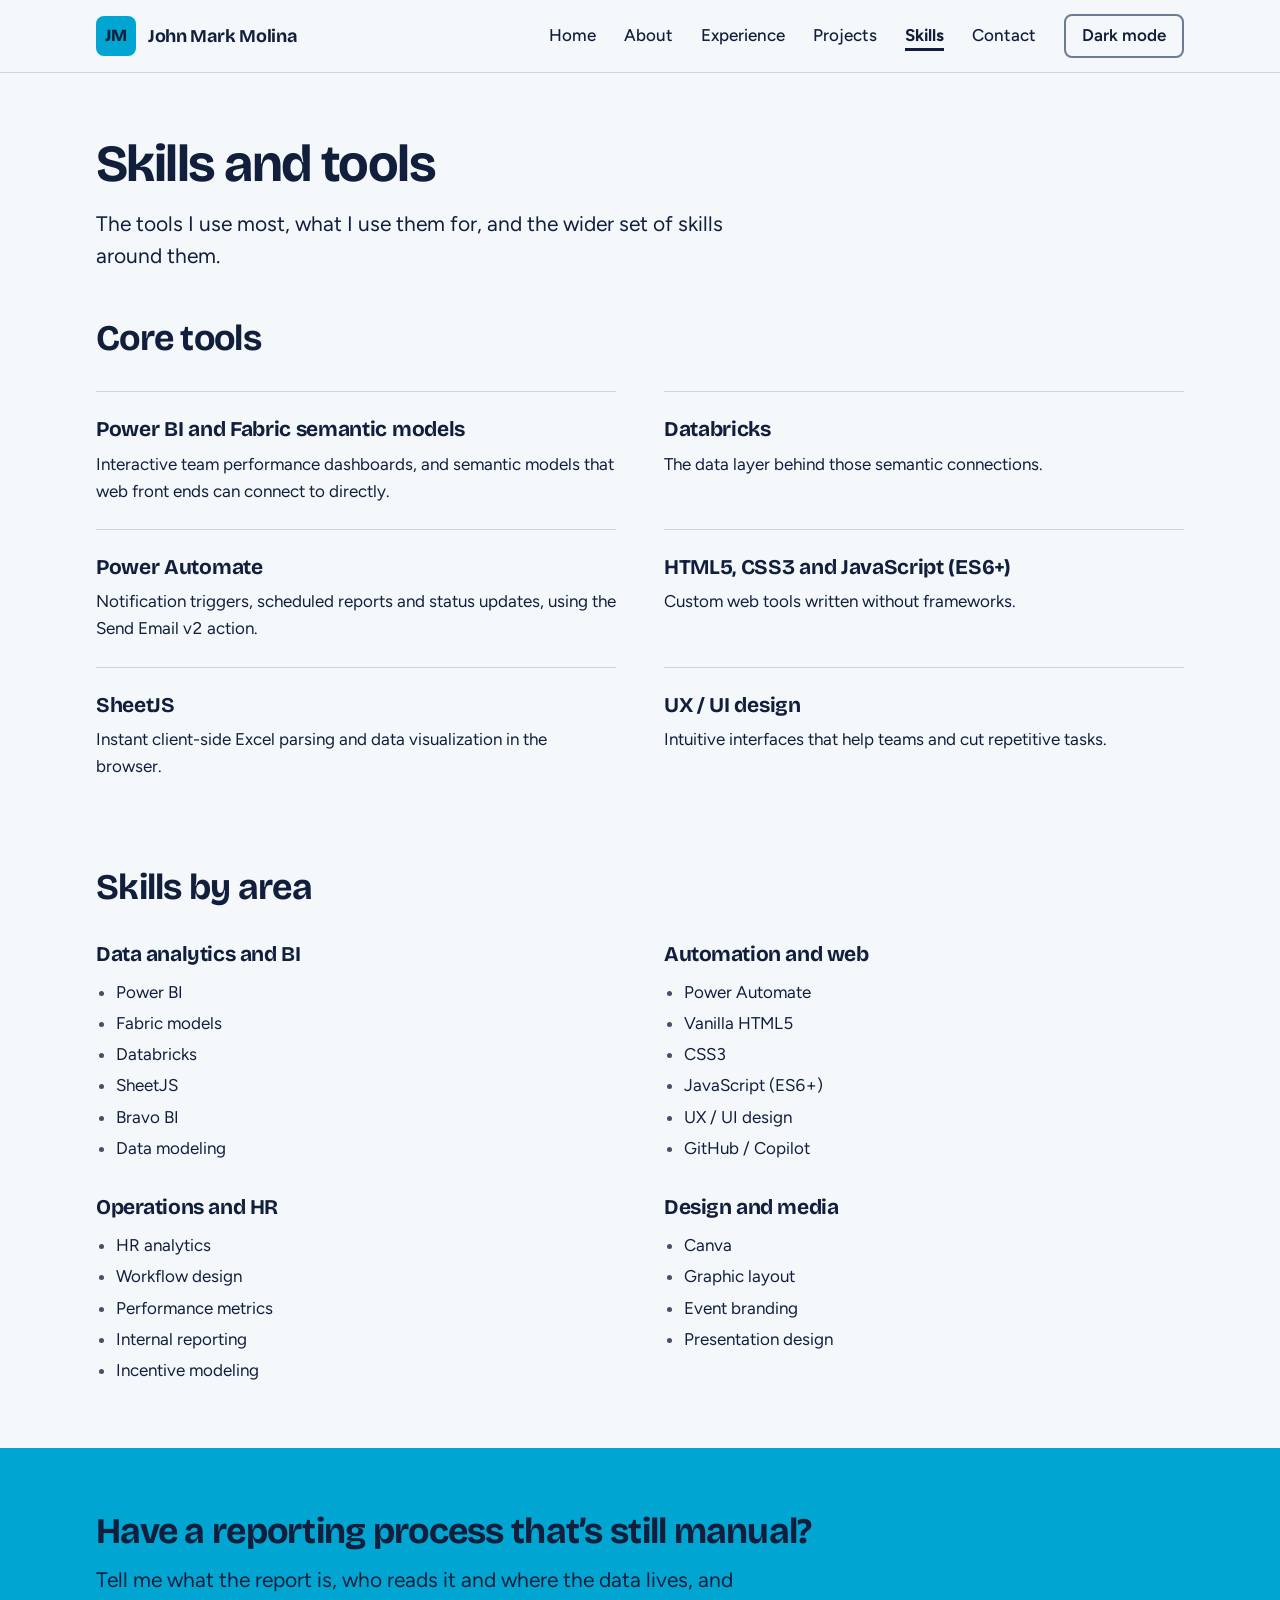
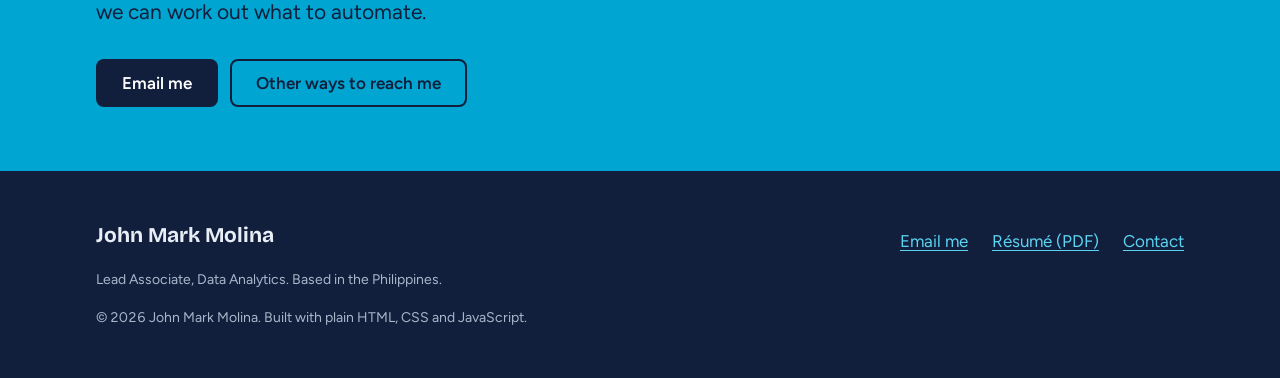
<file: skills.html>
<!doctype html>
<html lang="en">
<head>
  <meta charset="utf-8">
  <meta name="viewport" content="width=device-width, initial-scale=1">
  <title>Skills and tools | John Mark Molina</title>
  <meta name="description" content="Power BI, Fabric semantic models, Databricks, Power Automate, SheetJS and vanilla JavaScript: the tools John Mark Molina uses and what he uses them for.">
  <meta name="color-scheme" content="light dark">
  <meta name="theme-color" content="#f4f8fb" media="(prefers-color-scheme: light)">
  <meta name="theme-color" content="#0b1324" media="(prefers-color-scheme: dark)">
  <meta property="og:type" content="website">
  <meta property="og:title" content="Skills and tools | John Mark Molina">
  <meta property="og:description" content="Power BI, Fabric semantic models, Databricks, Power Automate, SheetJS and vanilla JavaScript: the tools John Mark Molina uses and what he uses them for.">
  <meta name="twitter:card" content="summary_large_image">
  <link rel="icon" href="assets/img/favicon.svg" type="image/svg+xml">
  <link rel="apple-touch-icon" href="assets/img/apple-touch-icon.png">
  <link rel="preconnect" href="https://fonts.googleapis.com">
  <link rel="preconnect" href="https://fonts.gstatic.com" crossorigin>
  <link rel="stylesheet" href="https://fonts.googleapis.com/css2?family=Bricolage+Grotesque:opsz,wght@12..96,500..800&amp;family=Figtree:wght@400..700&amp;display=swap">
  <link rel="stylesheet" href="assets/css/styles.css">
  <script>document.documentElement.classList.add('js');try{var t=localStorage.getItem('jm-theme');if(t==='light'||t==='dark'){document.documentElement.setAttribute('data-theme',t);}}catch(e){}</script>
</head>
<body>
  <a class="skip-link" href="#main">Skip to main content</a>

  <header class="site-header" data-nav-open="false">
    <div class="wrap site-header__bar">
      <a class="brand" href="index.html" aria-label="John Mark Molina, home page">
        <span class="brand__mark" aria-hidden="true">JM</span>
        <span>John Mark Molina</span>
      </a>
      <button class="ctl menu-toggle" type="button" aria-expanded="false" aria-controls="site-nav" data-menu-toggle>Menu</button>
      <nav class="site-nav" id="site-nav" aria-label="Main">
        <ul class="nav-list">
          <li><a href="index.html">Home</a></li>
          <li><a href="about.html">About</a></li>
          <li><a href="experience.html">Experience</a></li>
          <li><a href="projects.html">Projects</a></li>
          <li><a href="skills.html" aria-current="page">Skills</a></li>
          <li><a href="contact.html">Contact</a></li>
        </ul>
        <button class="ctl theme-toggle" type="button" data-theme-toggle>Dark mode</button>
      </nav>
    </div>
  </header>

  <main id="main" tabindex="-1">

    <header class="page-head wrap">
      <h1>Skills and tools</h1>
      <p class="lead">The tools I use most, what I use them for, and the wider set of skills around them.</p>
    </header>

    <section class="section section--tight-top wrap" aria-labelledby="core-title">
      <div class="section__head">
        <h2 id="core-title">Core tools</h2>
      </div>
      <dl class="core-tools">
        <div>
          <dt>Power BI and Fabric semantic models</dt>
          <dd>Interactive team performance dashboards, and semantic models that web front ends can connect to directly.</dd>
        </div>
        <div>
          <dt>Databricks</dt>
          <dd>The data layer behind those semantic connections.</dd>
        </div>
        <div>
          <dt>Power Automate</dt>
          <dd>Notification triggers, scheduled reports and status updates, using the Send Email v2 action.</dd>
        </div>
        <div>
          <dt>HTML5, CSS3 and JavaScript (ES6+)</dt>
          <dd>Custom web tools written without frameworks.</dd>
        </div>
        <div>
          <dt>SheetJS</dt>
          <dd>Instant client-side Excel parsing and data visualization in the browser.</dd>
        </div>
        <div>
          <dt>UX / UI design</dt>
          <dd>Intuitive interfaces that help teams and cut repetitive tasks.</dd>
        </div>
      </dl>
    </section>

    <section class="section section--tight-top wrap" aria-labelledby="areas-title">
      <div class="section__head">
        <h2 id="areas-title">Skills by area</h2>
      </div>
      <div class="skill-groups">
        <div>
          <h3>Data analytics and BI</h3>
          <ul>
            <li>Power BI</li>
            <li>Fabric models</li>
            <li>Databricks</li>
            <li>SheetJS</li>
            <li>Bravo BI</li>
            <li>Data modeling</li>
          </ul>
        </div>
        <div>
          <h3>Automation and web</h3>
          <ul>
            <li>Power Automate</li>
            <li>Vanilla HTML5</li>
            <li>CSS3</li>
            <li>JavaScript (ES6+)</li>
            <li>UX / UI design</li>
            <li>GitHub / Copilot</li>
          </ul>
        </div>
        <div>
          <h3>Operations and HR</h3>
          <ul>
            <li>HR analytics</li>
            <li>Workflow design</li>
            <li>Performance metrics</li>
            <li>Internal reporting</li>
            <li>Incentive modeling</li>
          </ul>
        </div>
        <div>
          <h3>Design and media</h3>
          <ul>
            <li>Canva</li>
            <li>Graphic layout</li>
            <li>Event branding</li>
            <li>Presentation design</li>
          </ul>
        </div>
      </div>
    </section>

    <section class="cta on-brand" aria-labelledby="cta-title">
      <div class="wrap">
        <h2 id="cta-title">Have a reporting process that&rsquo;s still manual?</h2>
        <p class="cta__text">Tell me what the report is, who reads it and where the data lives, and we can work out what to automate.</p>
        <p class="actions">
          <a class="btn btn--primary" href="mailto:jm.me6299@gmail.com?subject=Hello%20John%20Mark">Email me</a>
          <a class="btn btn--secondary" href="contact.html">Other ways to reach me</a>
        </p>
      </div>
    </section>

  </main>

  <footer class="site-footer">
    <div class="wrap site-footer__grid">
      <div>
        <p class="site-footer__name">John Mark Molina</p>
        <p class="site-footer__muted">Lead Associate, Data Analytics. Based in the Philippines.</p>
        <p class="site-footer__muted">&copy; 2026 John Mark Molina. Built with plain HTML, CSS and JavaScript.</p>
      </div>
      <ul class="site-footer__links">
        <li><a href="mailto:jm.me6299@gmail.com?subject=Hello%20John%20Mark">Email me</a></li>
        <li><a href="assets/docs/John_Mark_Molina_Resume.pdf" download>R&eacute;sum&eacute; (PDF)</a></li>
        <li><a href="contact.html">Contact</a></li>
      </ul>
    </div>
  </footer>

  <script src="assets/js/site.js" defer></script>
</body>
</html>
</file>
<file: assets/css/styles.css>
/*
  John Mark Molina portfolio — styles
  Token architecture (three tiers):
    1. Primitive  raw values sampled from the portrait and a cool neutral ramp
    2. Semantic   meaning, with a light and a dark value (light-dark())
    3. Component  per-component values that point at semantic tokens
  To re-theme, edit tiers 1 and 2 only.
*/

/* ==========================================================================
   1. Tokens
   ========================================================================== */

:root {
  /* --- Tier 1: primitives ------------------------------------------------ */
  --cyan-300: #5cd3f0;
  --cyan-200: #8be3f8;
  --cyan-400: #00aedb;   /* portrait background, right edge */
  --cyan-500: #00a5d1;   /* brand surface */
  --cyan-600: #009cc8;   /* portrait background, left edge */
  --teal-700: #00647f;   /* link colour on light surfaces */

  --navy-950: #0b1324;
  --navy-900: #111f3c;   /* blazer */
  --navy-850: #121d33;
  --navy-800: #1c2f57;

  --slate-700: #44506a;
  --slate-500: #6b7c93;
  --slate-400: #7f90aa;
  --slate-300: #a9b7cb;
  --slate-200: #c9d6e2;
  --slate-800: #25324b;

  --paper-50: #f4f8fb;
  --white: #ffffff;
  --ink-100: #e8eef6;

  --red-700: #9f1a1a;
  --red-200: #ffb4b4;

  /* Type */
  --font-display: "Bricolage Grotesque", "Segoe UI", system-ui, -apple-system, sans-serif;
  --font-body: "Figtree", "Segoe UI", system-ui, -apple-system, sans-serif;

  /* Type scale, ratio 1.25 from a 17px body */
  --step--1: 0.875rem;
  --step-0: 1.0625rem;
  --step-1: 1.3125rem;
  --step-2: 1.625rem;
  --step-3: clamp(1.75rem, 1.35rem + 1.5vw, 2.25rem);
  --step-4: clamp(2.25rem, 1.6rem + 2.6vw, 3.25rem);
  --step-5: clamp(2.25rem, 1.2rem + 3.9vw, 3.75rem);

  /* Space, 4px base */
  --space-1: 0.25rem;
  --space-2: 0.5rem;
  --space-3: 0.75rem;
  --space-4: 1rem;
  --space-5: 1.5rem;
  --space-6: 2rem;
  --space-7: 3rem;
  --space-8: 4rem;
  --space-9: 6rem;

  --wrap: 72rem;
  --gutter: clamp(1.25rem, 4vw, 2rem);
  --measure: 62ch;
}

/* --- Tier 2: semantic tokens ------------------------------------------- */

/* Fallback for browsers without light-dark(): light values only. */
:root {
  color-scheme: light;
  --color-bg: var(--paper-50);
  --color-surface: var(--white);
  --color-text: var(--navy-900);
  --color-text-muted: var(--slate-700);
  --color-link: var(--teal-700);
  --color-border: var(--slate-200);
  --color-border-strong: var(--slate-500);
  --color-action-bg: var(--navy-900);
  --color-action-bg-hover: var(--navy-800);
  --color-action-text: var(--white);
  --color-focus: var(--navy-900);
  --color-chart: var(--teal-700);
  --color-error: var(--red-700);
}

@supports (color: light-dark(#000, #fff)) {
  :root {
    color-scheme: light dark;
    --color-bg: light-dark(var(--paper-50), var(--navy-950));
    --color-surface: light-dark(var(--white), var(--navy-850));
    --color-text: light-dark(var(--navy-900), var(--ink-100));
    --color-text-muted: light-dark(var(--slate-700), var(--slate-300));
    --color-link: light-dark(var(--teal-700), var(--cyan-300));
    --color-border: light-dark(var(--slate-200), var(--slate-800));
    --color-border-strong: light-dark(var(--slate-500), var(--slate-400));
    --color-action-bg: light-dark(var(--navy-900), var(--cyan-300));
    --color-action-bg-hover: light-dark(var(--navy-800), var(--cyan-200));
    --color-action-text: light-dark(var(--white), var(--navy-900));
    --color-focus: light-dark(var(--navy-900), var(--cyan-300));
    --color-chart: light-dark(var(--teal-700), var(--cyan-300));
    --color-error: light-dark(var(--red-700), var(--red-200));
  }
  :root[data-theme="light"] { color-scheme: light; }
  :root[data-theme="dark"] { color-scheme: dark; }
}

/* Same in both themes: the brand surface (portrait cyan) and the footer. */
:root {
  --color-brand: var(--cyan-500);
  --color-on-brand: var(--navy-900);
  --color-footer-bg: var(--navy-900);
  --color-footer-text: var(--ink-100);
  --color-footer-muted: var(--slate-300);
  --color-footer-link: var(--cyan-300);
}

/* --- Tier 3: component tokens ------------------------------------------ */
:root {
  --button-height: 3rem;
  --button-radius: 0.5rem;
  --control-height: 2.75rem;
  --field-radius: 0.75rem;
  --header-height: 4.5rem;
  --portrait-fill: linear-gradient(90deg, var(--cyan-600), var(--cyan-400));
  --font-size-brand: 1.125rem;
  --hover-on-brand: rgba(17, 31, 60, 0.12);
}

/* ==========================================================================
   2. Base
   ========================================================================== */

*,
*::before,
*::after { box-sizing: border-box; }

html { -webkit-text-size-adjust: 100%; text-size-adjust: 100%; }

body {
  margin: 0;
  background: var(--color-bg);
  color: var(--color-text);
  font-family: var(--font-body);
  font-size: var(--step-0);
  line-height: 1.6;
  font-variant-numeric: tabular-nums;
  overflow-wrap: break-word;
}

img { display: block; max-width: 100%; height: auto; }

/* main only receives focus from the skip link; ringing the whole page would be noise. */
main:focus { outline: none; }

h1, h2, h3, h4 {
  margin: 0;
  font-family: var(--font-display);
  font-optical-sizing: auto;
  font-weight: 700;
  letter-spacing: -0.02em;
  line-height: 1.12;
  text-wrap: balance;
}
h1 { font-size: var(--step-4); letter-spacing: -0.03em; line-height: 1.06; }
h2 { font-size: var(--step-3); }
h3 { font-size: var(--step-1); line-height: 1.25; }
h4 { font-size: var(--step-0); line-height: 1.3; letter-spacing: -0.01em; }

p, ul, ol, dl, figure { margin: 0; }
p + p { margin-top: var(--space-4); }

a {
  color: var(--color-link);
  text-decoration-thickness: 0.08em;
  text-underline-offset: 0.2em;
}
a:hover { text-decoration-thickness: 0.14em; }

:focus-visible {
  outline: 3px solid var(--color-focus);
  outline-offset: 3px;
}

::selection { background: var(--cyan-300); color: var(--navy-900); }

.visually-hidden {
  position: absolute;
  width: 1px;
  height: 1px;
  margin: -1px;
  padding: 0;
  overflow: hidden;
  clip: rect(0 0 0 0);
  clip-path: inset(50%);
  white-space: nowrap;
  border: 0;
}

.skip-link {
  position: absolute;
  left: var(--space-4);
  top: -6rem;
  z-index: 100;
  padding: var(--space-3) var(--space-4);
  background: var(--color-action-bg);
  color: var(--color-action-text);
  font-weight: 600;
  border-radius: var(--button-radius);
}
.skip-link:focus { top: var(--space-4); }

/* Layout helpers */
.wrap {
  width: 100%;
  max-width: var(--wrap);
  margin-inline: auto;
  padding-inline: var(--gutter);
}
.section { padding-block: var(--space-8); }
.section--tight-top { padding-top: 0; }
.prose { max-width: var(--measure); }
.prose > * + * { margin-top: var(--space-4); }
.lead { font-size: var(--step-1); line-height: 1.5; max-width: 40rem; }
.muted { color: var(--color-text-muted); }
.small { font-size: var(--step--1); }

/* Surfaces that sit on the brand cyan swap local tokens so every child stays legible. */
.on-brand {
  --color-text: var(--color-on-brand);
  --color-text-muted: var(--color-on-brand);
  --color-link: var(--color-on-brand);
  --color-focus: var(--navy-900);
  background: var(--color-brand);
  color: var(--color-on-brand);
}

/* ==========================================================================
   3. Controls: buttons and toggles
   ========================================================================== */

.btn {
  display: inline-flex;
  align-items: center;
  justify-content: center;
  min-height: var(--button-height);
  padding: 0 var(--space-5);
  border: 2px solid transparent;
  border-radius: var(--button-radius);
  font: inherit;
  font-weight: 600;
  line-height: 1.2;
  text-align: center;
  text-decoration: none;
  cursor: pointer;
  transition: background-color 150ms ease, border-color 150ms ease;
}
.btn:active { transform: translateY(1px); }
.btn[disabled] { opacity: 0.55; cursor: not-allowed; }

.btn--primary {
  background: var(--color-action-bg);
  color: var(--color-action-text);
}
.btn--primary:hover { background: var(--color-action-bg-hover); }

.btn--secondary {
  background: transparent;
  border-color: var(--color-border-strong);
  color: var(--color-text);
}
.btn--secondary:hover { background: var(--color-surface); border-color: var(--color-text); }

.btn--small { min-height: var(--control-height); padding: 0 var(--space-4); font-size: var(--step-0); }

.actions { display: flex; flex-wrap: wrap; gap: var(--space-3); margin-top: var(--space-6); }

.ctl {
  display: none;
  align-items: center;
  min-height: var(--control-height);
  padding: 0 var(--space-4);
  border: 2px solid var(--color-border-strong);
  border-radius: var(--button-radius);
  background: transparent;
  color: var(--color-text);
  font: inherit;
  font-weight: 600;
  cursor: pointer;
}
.ctl:hover { background: var(--color-surface); border-color: var(--color-text); }
.js .ctl { display: inline-flex; }

/* ==========================================================================
   4. Header and navigation
   ========================================================================== */

.site-header { border-bottom: 1px solid var(--color-border); background: var(--color-bg); }

.site-header__bar {
  display: flex;
  flex-wrap: wrap;
  align-items: center;
  justify-content: space-between;
  gap: var(--space-2) var(--space-3);
  min-height: var(--header-height);
}

.brand {
  display: inline-flex;
  align-items: center;
  gap: var(--space-3);
  min-height: var(--control-height);
  color: var(--color-text);
  font-family: var(--font-display);
  font-size: var(--font-size-brand);
  font-weight: 700;
  letter-spacing: -0.02em;
  text-decoration: none;
}
.menu-toggle { margin-left: auto; }
.brand__mark {
  display: grid;
  place-items: center;
  width: 2.5rem;
  height: 2.5rem;
  background: var(--color-brand);
  color: var(--color-on-brand);
  border-radius: var(--button-radius);
  font-size: var(--step-0);
  font-weight: 800;
  letter-spacing: 0;
}

.site-nav { display: flex; align-items: center; gap: var(--space-4); }

.nav-list { display: flex; flex-wrap: wrap; gap: var(--space-1); padding: 0; margin: 0; list-style: none; }
.nav-list a {
  display: inline-flex;
  align-items: center;
  min-height: var(--control-height);
  padding: 0 var(--space-3);
  color: var(--color-text);
  font-weight: 500;
  text-decoration: none;
}
.nav-list a:hover { text-decoration: underline; text-decoration-thickness: 0.1em; text-underline-offset: 0.35em; }
.nav-list a[aria-current="page"] {
  font-weight: 700;
  text-decoration: underline;
  text-decoration-thickness: 3px;
  text-underline-offset: 0.4em;
}

/* On very narrow phones the decorative mark gives way so the name and Menu button share one row. */
@media (max-width: 23rem) {
  .brand__mark { display: none; }
}

@media (max-width: 53.99rem) {
  .site-nav { display: block; flex-basis: 100%; padding-bottom: var(--space-4); }
  .nav-list { flex-direction: column; gap: 0; }
  .nav-list a { width: 100%; min-height: 3rem; border-top: 1px solid var(--color-border); }
  .site-nav .ctl { margin-top: var(--space-3); }

  /* Collapsible menu only when JavaScript is available; otherwise the list stays open. */
  .js .site-nav { display: none; }
  .js .site-header[data-nav-open="true"] .site-nav { display: block; }
}
@media (min-width: 54rem) {
  .js .menu-toggle { display: none; }
}

/* ==========================================================================
   5. Home hero
   ========================================================================== */

.hero { display: grid; grid-template-columns: minmax(0, 1fr); background: var(--color-bg); }

.hero__copy {
  padding: var(--space-8) var(--gutter) var(--space-7);
  align-self: center;
}
.hero h1 { font-size: var(--step-5); max-width: 15em; }
.hero .lead { margin-top: var(--space-5); }

.hero__portrait {
  background: var(--portrait-fill);
  aspect-ratio: 1 / 1;
  max-height: 28rem;
  overflow: hidden;
}
.hero__portrait img {
  width: 100%;
  height: 100%;
  object-fit: cover;
  object-position: 50% 10%;
}

@media (min-width: 56rem) {
  .hero {
    grid-template-columns: minmax(0, 1.15fr) minmax(0, 0.85fr);
    min-height: min(40rem, calc(100vh - var(--header-height)));
    /* Left padding lines the copy up with the header's content edge; the portrait runs to the viewport edge. */
    padding-left: max(0px, calc((100% - var(--wrap)) / 2));
  }
  .hero__copy { padding: var(--space-8) var(--space-7) var(--space-8) var(--gutter); }
  .hero__portrait { aspect-ratio: auto; max-height: none; }
}

/* ==========================================================================
   6. Sections: areas, work list, principles, roles
   ========================================================================== */

.section__head { margin-bottom: var(--space-6); max-width: 40rem; }
.section__head p { margin-top: var(--space-3); color: var(--color-text-muted); }

.areas > div,
.work-list > li,
.principles > div,
.core-tools > div {
  display: grid;
  grid-template-columns: minmax(0, 1fr);
  align-content: start;
  gap: var(--space-2) var(--space-6);
  padding-block: var(--space-5);
  border-top: 1px solid var(--color-border);
}
.areas > div:last-child,
.work-list > li:last-child,
.principles > div:last-child { border-bottom: 1px solid var(--color-border); }

.areas dt,
.principles dt,
.core-tools dt {
  font-family: var(--font-display);
  font-size: var(--step-1);
  font-weight: 700;
  letter-spacing: -0.015em;
  line-height: 1.25;
}
.areas dd, .principles dd, .core-tools dd { margin: 0; }
.areas__tools { color: var(--color-text-muted); font-size: var(--step--1); }

.work-list { padding: 0; margin: 0; list-style: none; }
.work-list h3 a { color: var(--color-text); text-decoration-color: var(--color-border-strong); }
.work-list h3 a:hover { color: var(--color-link); }
.work-list__meta { margin-top: var(--space-2); color: var(--color-text-muted); font-size: var(--step--1); }

@media (min-width: 48rem) {
  .areas > div { grid-template-columns: minmax(10rem, 15rem) minmax(0, 1fr) minmax(0, 15rem); align-items: baseline; }
  .work-list > li { grid-template-columns: minmax(10rem, 20rem) minmax(0, 1fr); align-items: baseline; }
  .principles > div { grid-template-columns: minmax(10rem, 17rem) minmax(0, 1fr); align-items: baseline; }
  .core-tools { display: grid; grid-template-columns: repeat(2, minmax(0, 1fr)); column-gap: var(--space-7); }
}

.more-link { margin-top: var(--space-5); font-weight: 600; }

/* Closing call to action, on the brand surface */
.cta { padding-block: var(--space-8); }
.cta h2 { max-width: 22em; }
.cta__text { margin-top: var(--space-3); max-width: 40rem; font-size: var(--step-1); line-height: 1.5; }
.cta .btn--primary { --color-action-bg: var(--navy-900); --color-action-bg-hover: var(--navy-800); --color-action-text: var(--white); }
.cta .btn--secondary { --color-border-strong: var(--navy-900); --color-surface: transparent; }
.cta .btn--secondary:hover { background: var(--hover-on-brand); }

/* ==========================================================================
   7. Inner pages
   ========================================================================== */

.page-head { padding-block: var(--space-8) var(--space-7); }
.page-head h1 { max-width: 18em; }
.page-head .lead { margin-top: var(--space-4); }

.about-grid { display: grid; grid-template-columns: minmax(0, 1fr); gap: var(--space-6); align-items: start; }
.portrait { background: var(--portrait-fill); aspect-ratio: 4 / 5; overflow: hidden; max-width: 24rem; }
.portrait img { width: 100%; height: 100%; object-fit: cover; object-position: 50% 8%; }
@media (min-width: 48rem) {
  .about-grid { grid-template-columns: minmax(0, 20rem) minmax(0, 1fr); gap: var(--space-7); }
}

.role { display: grid; grid-template-columns: minmax(0, 1fr); gap: var(--space-3) var(--space-6); padding-block: var(--space-6); border-top: 1px solid var(--color-border); }
.role:last-of-type { border-bottom: 1px solid var(--color-border); }
.role__org { font-weight: 700; }
.role__status, .role__sites { color: var(--color-text-muted); font-size: var(--step--1); }
.role__body h2 { font-size: var(--step-2); }
.role__body ul { margin-top: var(--space-4); padding-left: 1.2em; }
.role__body li + li { margin-top: var(--space-3); }
.role__body li::marker { color: var(--color-text-muted); }
@media (min-width: 48rem) {
  .role { grid-template-columns: minmax(10rem, 15rem) minmax(0, 1fr); }
}

.skill-groups { display: grid; grid-template-columns: minmax(0, 1fr); gap: var(--space-6) var(--space-7); margin-top: var(--space-6); }
.skill-groups ul { margin-top: var(--space-3); padding-left: 1.2em; }
.skill-groups li + li { margin-top: var(--space-1); }
.skill-groups li::marker { color: var(--color-text-muted); }
@media (min-width: 48rem) {
  .skill-groups { grid-template-columns: repeat(2, minmax(0, 1fr)); }
}

/* Projects */
.project { display: grid; grid-template-columns: minmax(0, 1fr); gap: var(--space-5) var(--space-7); padding-block: var(--space-7); border-top: 1px solid var(--color-border); scroll-margin-top: var(--space-4); }
.project__summary { margin-top: var(--space-3); color: var(--color-text-muted); }
.project__skills { margin-top: var(--space-4); font-size: var(--step--1); color: var(--color-text-muted); }
.project__skills strong { color: var(--color-text); }
.project__body > * + * { margin-top: var(--space-4); }
.project__label { font-size: var(--step-0); letter-spacing: -0.01em; }
.project__body ul { padding-left: 1.2em; }
.project__body li + li { margin-top: var(--space-2); }
@media (min-width: 56rem) {
  .project { grid-template-columns: minmax(0, 5fr) minmax(0, 7fr); }
  .project__wide { grid-column: 1 / -1; }
}

/* Contact */
.contact-list > div { display: grid; grid-template-columns: minmax(0, 1fr); gap: var(--space-1) var(--space-6); padding-block: var(--space-4); border-top: 1px solid var(--color-border); }
.contact-list > div:last-child { border-bottom: 1px solid var(--color-border); }
.contact-list dt { color: var(--color-text-muted); font-size: var(--step--1); font-weight: 600; }
.contact-list dd { margin: 0; }
.contact-list__big { display: inline-flex; align-items: center; min-height: var(--control-height); font-family: var(--font-display); font-size: var(--step-2); font-weight: 700; letter-spacing: -0.02em; overflow-wrap: anywhere; }
.contact-row { display: flex; flex-wrap: wrap; align-items: center; gap: var(--space-3) var(--space-4); }
.copy-status { min-height: 1.6em; color: var(--color-text-muted); font-size: var(--step--1); }
.copy-button { display: none; }
.js .copy-button { display: inline-flex; }
@media (min-width: 48rem) {
  .contact-list > div { grid-template-columns: 9rem minmax(0, 1fr); align-items: baseline; }
}
.reasons { margin-top: var(--space-4); padding-left: 1.2em; max-width: var(--measure); }
.reasons li + li { margin-top: var(--space-2); }

/* ==========================================================================
   8. Excel engine demo
   ========================================================================== */

.demo {
  min-width: 0;
  padding: var(--space-5);
  background: var(--color-surface);
  border: 1px solid var(--color-border);
  border-radius: var(--field-radius);
}
.demo h3 { font-size: var(--step-2); }
.demo__intro { margin-top: var(--space-2); color: var(--color-text-muted); max-width: var(--measure); }
.demo__controls { display: none; flex-wrap: wrap; gap: var(--space-4); margin-top: var(--space-5); align-items: stretch; }
.js .demo__controls { display: flex; }

.dropzone { position: relative; flex: 1 1 18rem; }
.dropzone__label {
  display: block;
  height: 100%;
  padding: var(--space-5);
  border: 2px dashed var(--color-border-strong);
  border-radius: var(--field-radius);
  background: var(--color-bg);
  color: var(--color-text);
  cursor: pointer;
  text-align: center;
}
.dropzone__label:hover { border-color: var(--color-text); }
.dropzone__title { display: block; font-weight: 700; }
.dropzone__hint { display: block; margin-top: var(--space-1); color: var(--color-text-muted); font-size: var(--step--1); }
.dropzone__input:focus-visible + .dropzone__label { outline: 3px solid var(--color-focus); outline-offset: 3px; }
.dropzone.is-dragover .dropzone__label { border-style: solid; border-color: var(--color-link); background: var(--color-surface); }

.demo__sample { flex: 0 0 auto; align-self: center; }

.demo__messages { margin-top: var(--space-4); }
.demo__status, .demo__error { margin: 0; }
.demo__status { color: var(--color-text-muted); }
.demo__error { color: var(--color-error); font-weight: 600; }
.demo__results { margin-top: var(--space-6); }
.demo__results > * + * { margin-top: var(--space-6); }
.demo__results h4 { margin-bottom: var(--space-3); }

.stats { display: grid; grid-template-columns: repeat(3, minmax(0, 1fr)); gap: var(--space-4); padding: 0; }
.stats > div { padding-block: var(--space-3); border-top: 2px solid var(--color-text); }
.stats dt { color: var(--color-text-muted); font-size: var(--step--1); font-weight: 600; }
.stats dd { margin: 0; font-family: var(--font-display); font-size: var(--step-3); font-weight: 700; line-height: 1.1; }

.chart-controls { display: flex; flex-wrap: wrap; gap: var(--space-4); margin-bottom: var(--space-4); }
.field { display: grid; gap: var(--space-1); }
.field label { font-size: var(--step--1); font-weight: 600; }
.field select {
  min-height: var(--control-height);
  min-width: 11rem;
  max-width: 100%;
  padding: 0 var(--space-3);
  border: 2px solid var(--color-border-strong);
  border-radius: var(--button-radius);
  background: var(--color-bg);
  color: var(--color-text);
  font: inherit;
}

.bars { padding: 0; margin: 0; list-style: none; display: grid; gap: var(--space-2); }
.bars li { display: grid; grid-template-columns: minmax(4.5rem, 9rem) minmax(0, 1fr) 4.5rem; gap: var(--space-3); align-items: center; }
.bars__label { overflow-wrap: anywhere; }
.bars__track { height: 1.25rem; background: var(--color-bg); border: 1px solid var(--color-border); }
.bars__track { display: block; }
.bars__fill { display: block; height: 100%; width: 0; background: var(--color-chart); transition: width 400ms ease; }
.bars__value { text-align: right; font-weight: 600; }
.chart-note { margin-top: var(--space-3); color: var(--color-text-muted); font-size: var(--step--1); }

.table-wrap { overflow-x: auto; border: 1px solid var(--color-border); border-radius: var(--button-radius); }
.table-wrap:focus-visible { outline-offset: 2px; }
.data-table { width: 100%; border-collapse: collapse; font-size: var(--step--1); }
.data-table caption { padding: var(--space-3); text-align: left; font-weight: 600; font-size: var(--step-0); }
.data-table th, .data-table td { padding: var(--space-2) var(--space-3); border-top: 1px solid var(--color-border); text-align: left; white-space: nowrap; }
.data-table th { background: var(--color-bg); font-weight: 600; }
.data-table .num { text-align: right; }

/* ==========================================================================
   9. Footer
   ========================================================================== */

.site-footer {
  --color-focus: var(--cyan-300);
  padding-block: var(--space-7);
  background: var(--color-footer-bg);
  color: var(--color-footer-text);
}
.site-footer a { color: var(--color-footer-link); }
.site-footer__grid { display: grid; grid-template-columns: minmax(0, 1fr); gap: var(--space-5); }
.site-footer__name { font-family: var(--font-display); font-size: var(--step-1); font-weight: 700; }
.site-footer__muted { color: var(--color-footer-muted); font-size: var(--step--1); }
.site-footer__links { display: flex; flex-wrap: wrap; gap: var(--space-1) var(--space-5); padding: 0; margin: 0; list-style: none; }
.site-footer__links a { display: inline-flex; align-items: center; min-height: var(--control-height); }
@media (min-width: 48rem) {
  .site-footer__grid { grid-template-columns: 1fr auto; align-items: start; }
}

/* ==========================================================================
   10. Motion, forced colours, print
   ========================================================================== */

@media (forced-colors: active) {
  :focus-visible { outline-color: Highlight; }
  .btn, .ctl { border-color: ButtonText; }
  .bars__fill { background: Highlight; }
}

/* The reduced-motion reset is the one accepted use of !important. */
@media (prefers-reduced-motion: reduce) {
  *, *::before, *::after {
    animation-duration: 0.01ms !important;
    animation-iteration-count: 1 !important;
    transition-duration: 0.01ms !important;
    scroll-behavior: auto !important;
  }
}

@media print {
  .site-header, .site-footer, .skip-link, .actions, .demo, .cta, .copy-button { display: none; }
  body { background: #fff; color: #000; font-size: 11pt; }
  a { color: #000; }
  .hero { display: block; }
  .hero__portrait { display: none; }
  .section, .page-head { padding-block: 1rem; }
}
</file>
